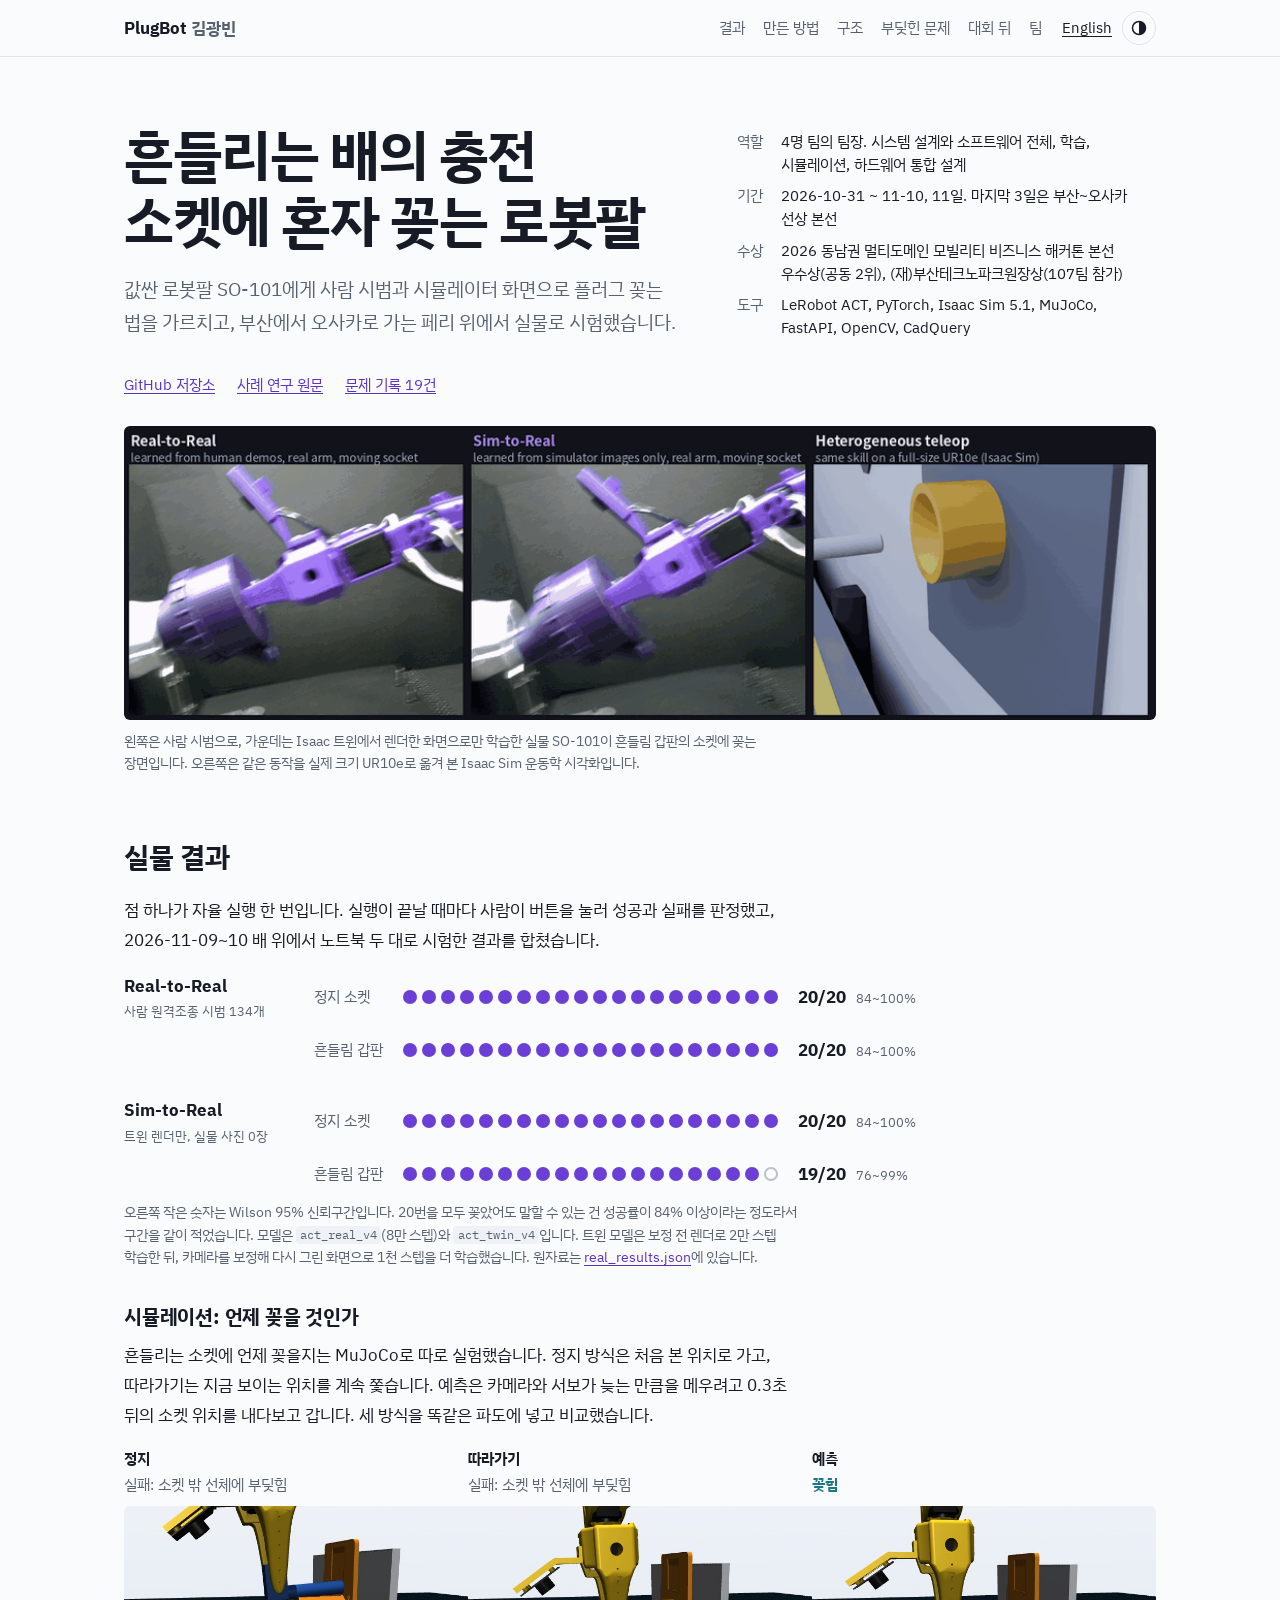
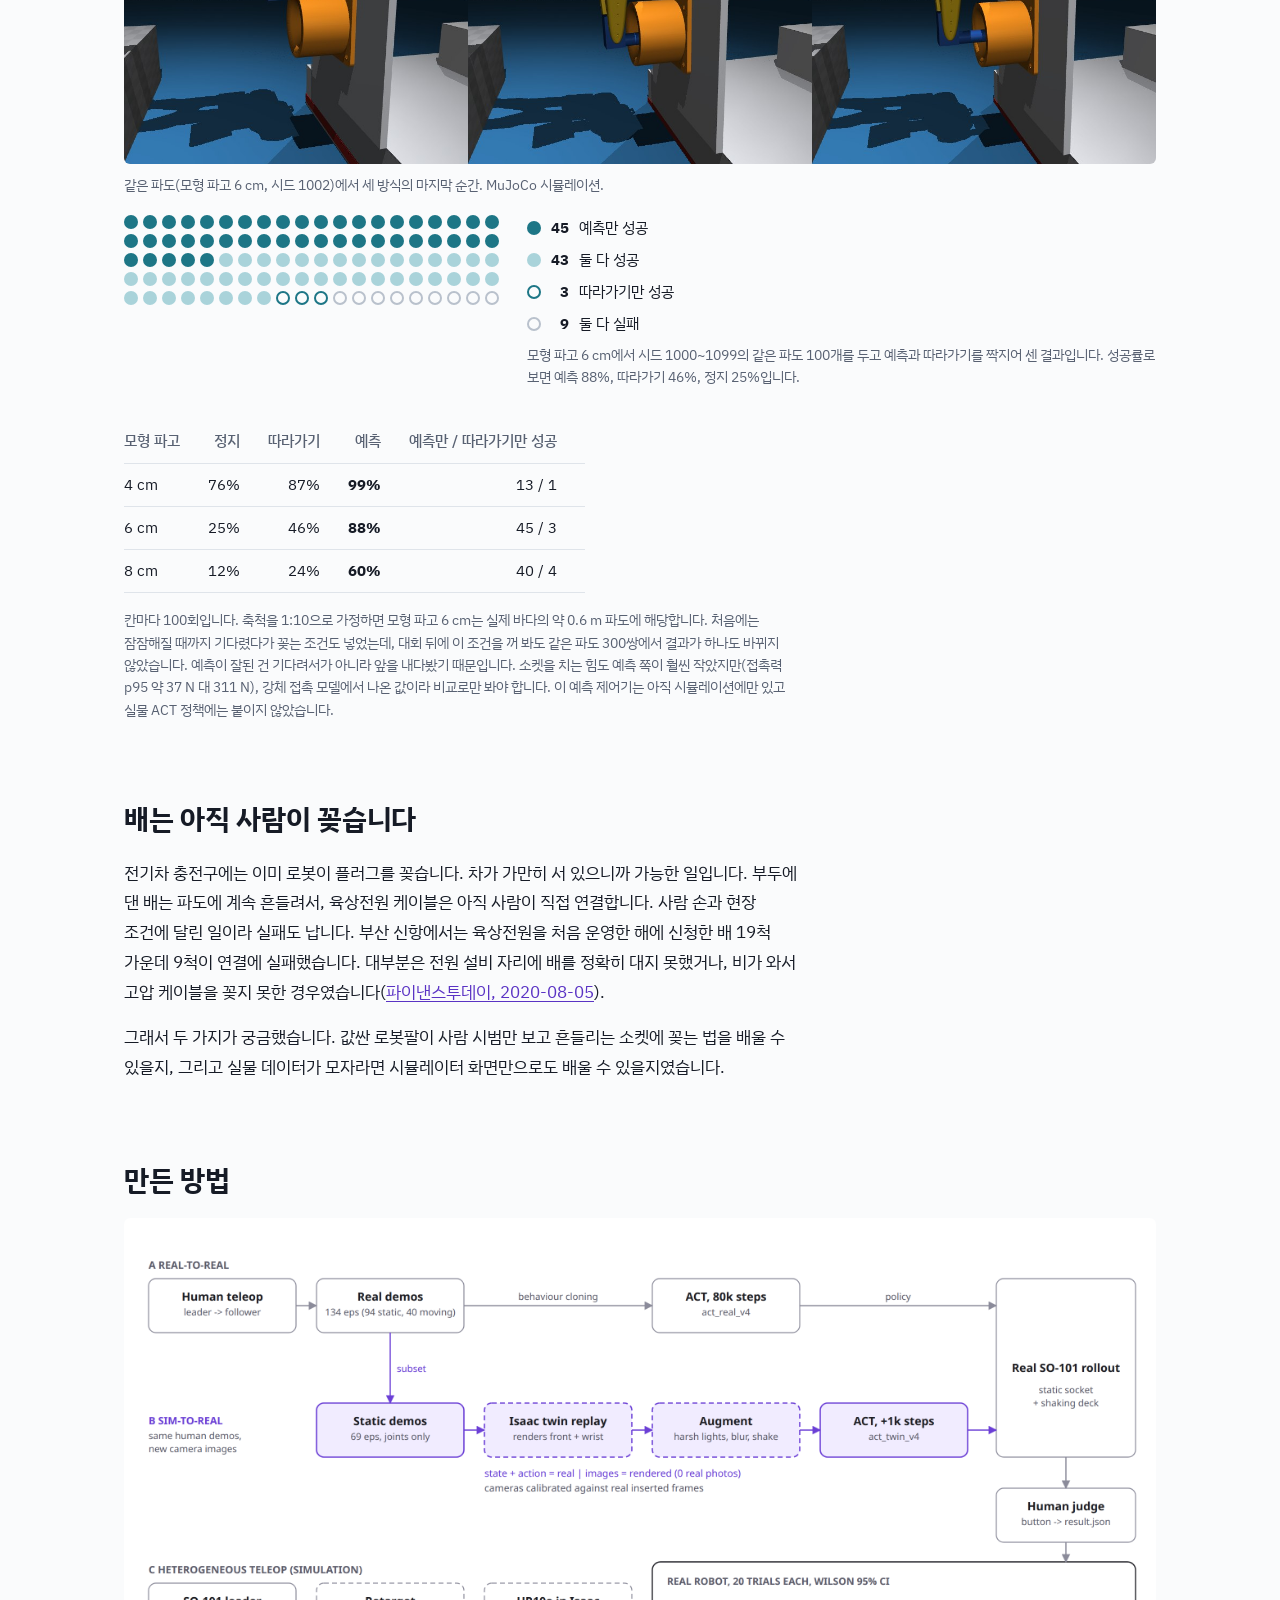
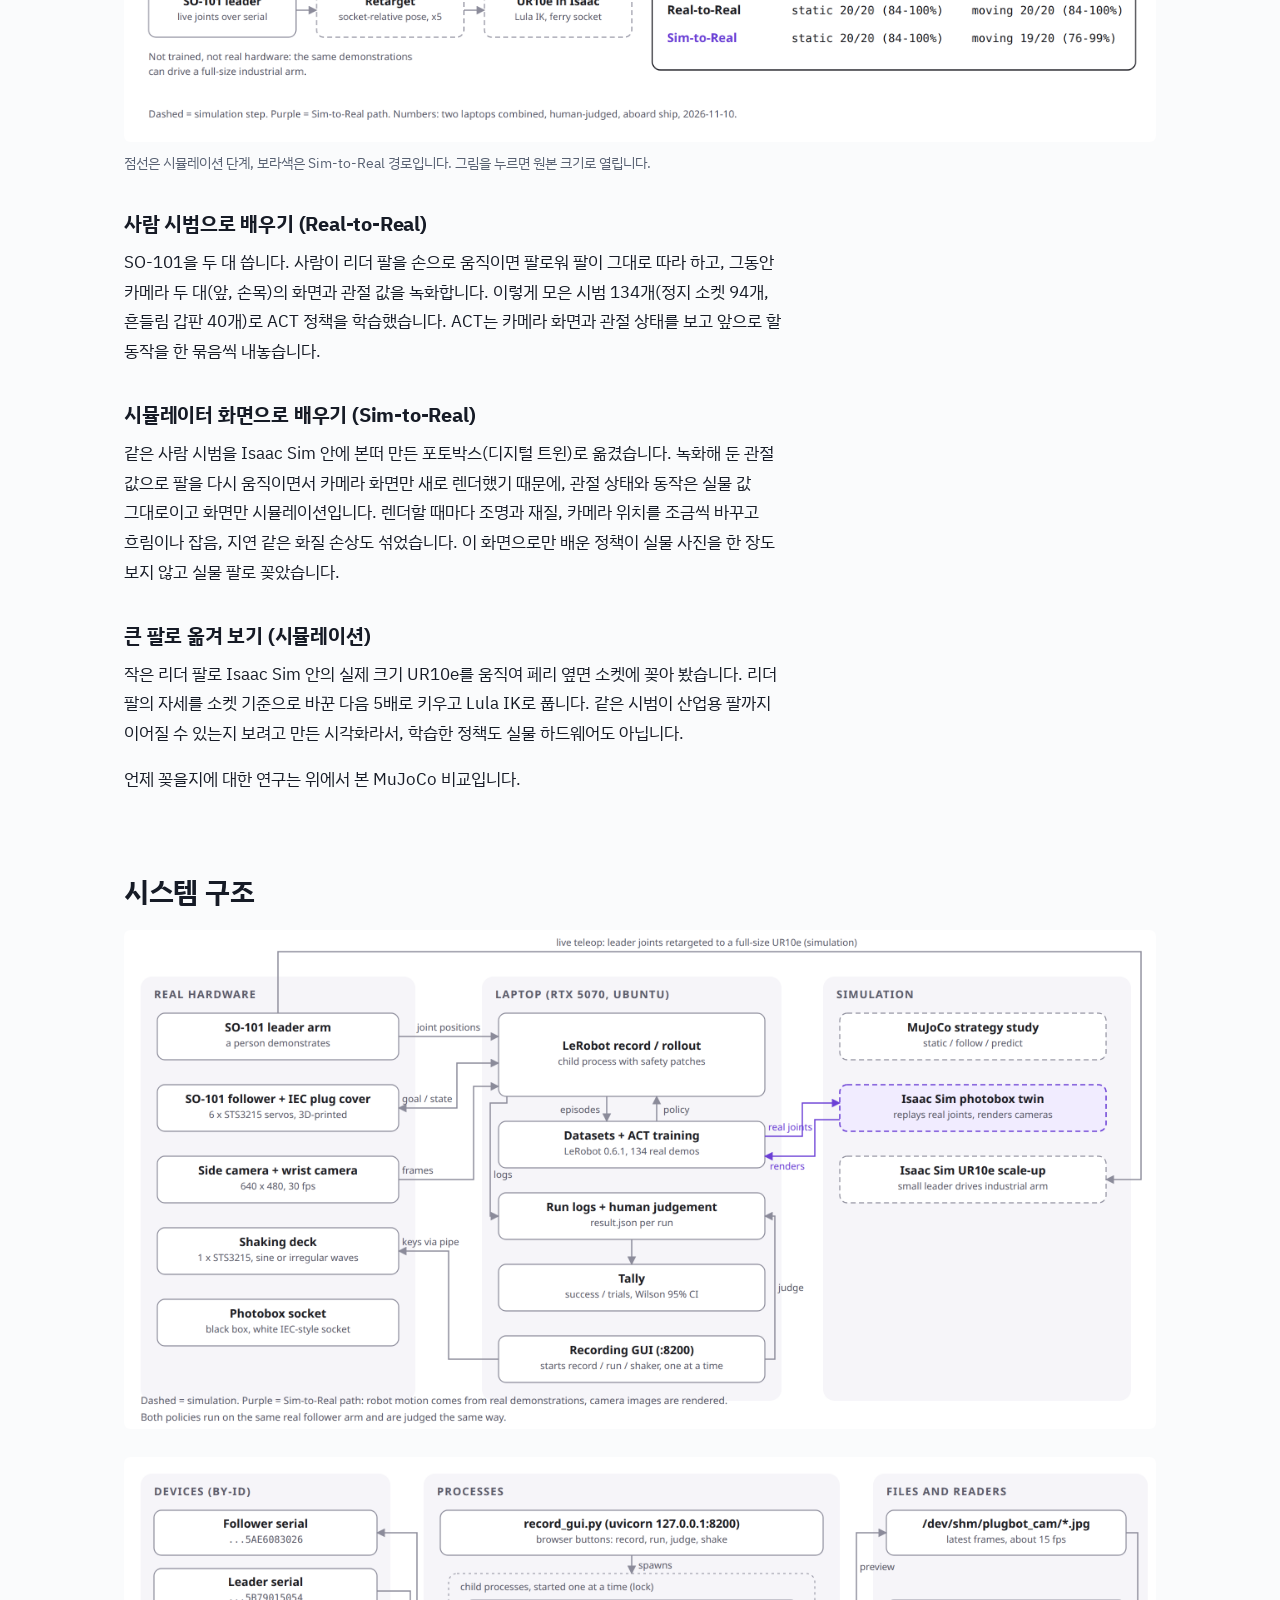
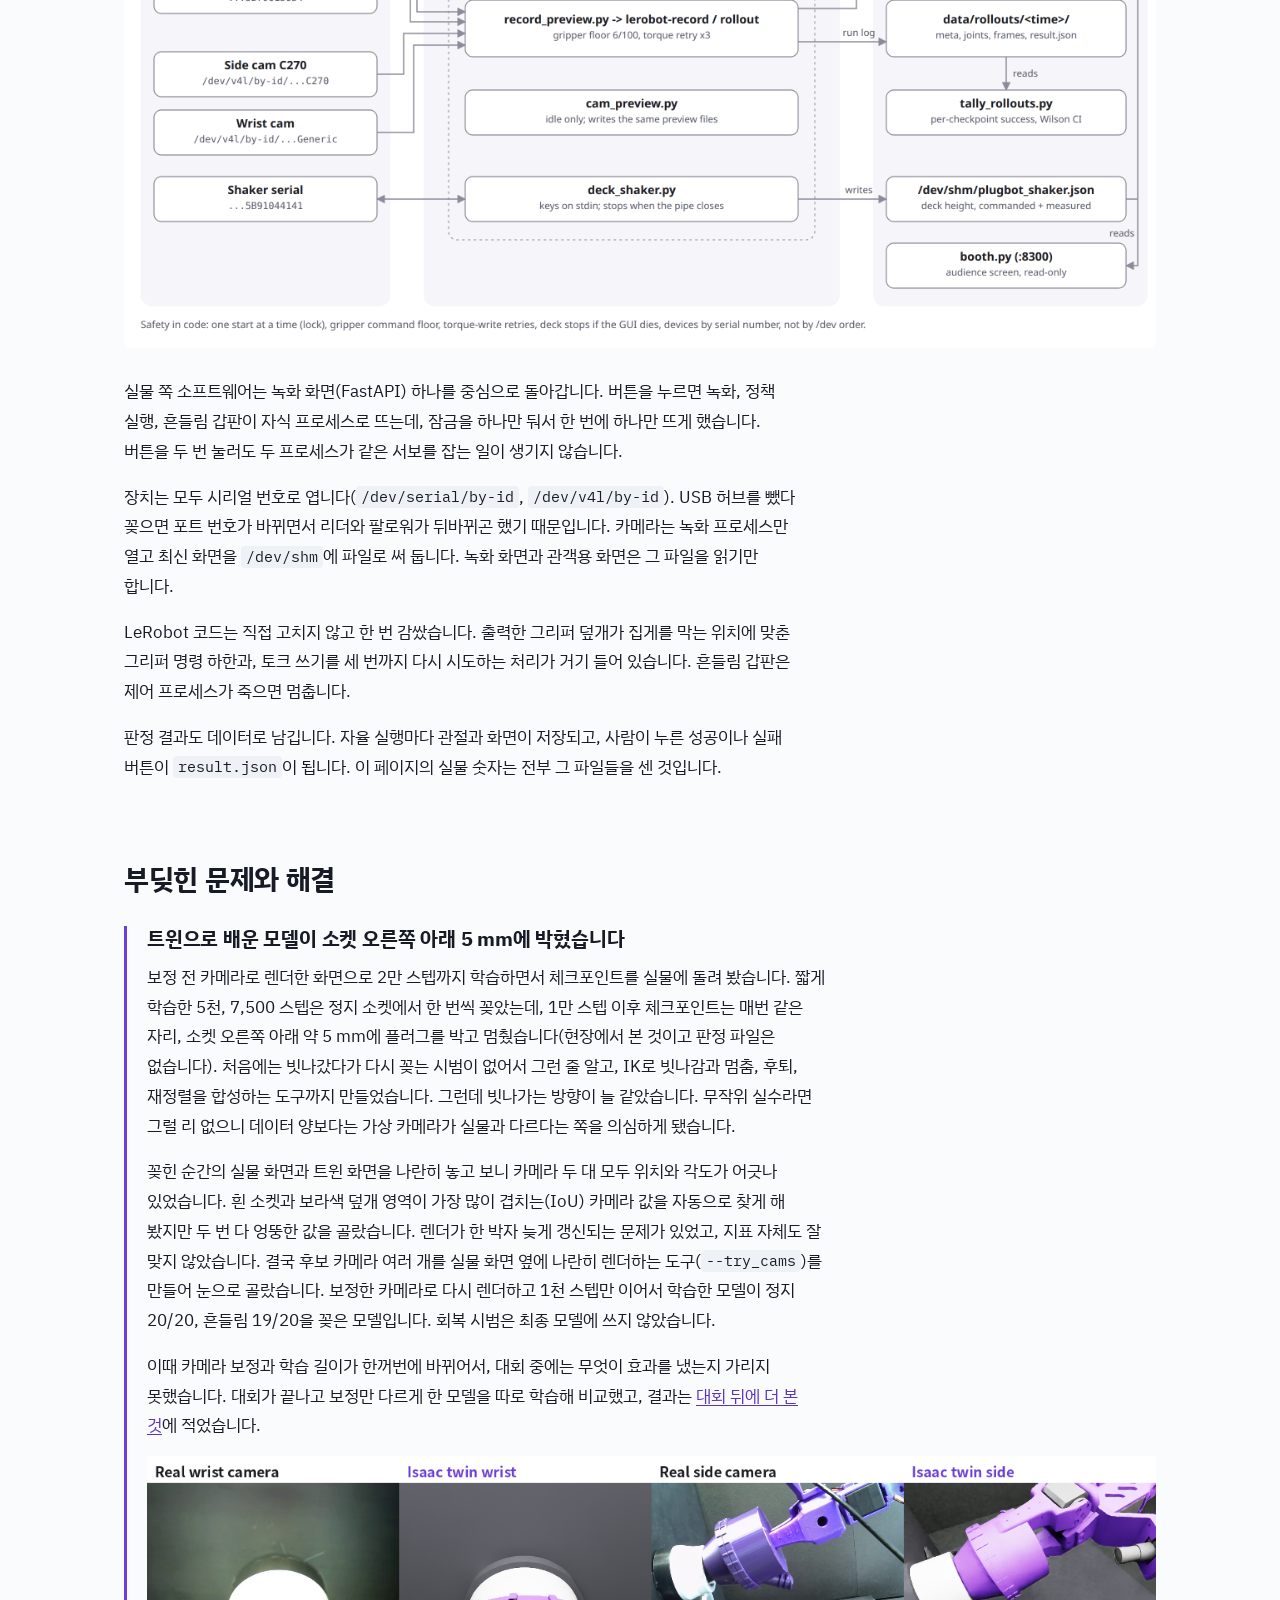
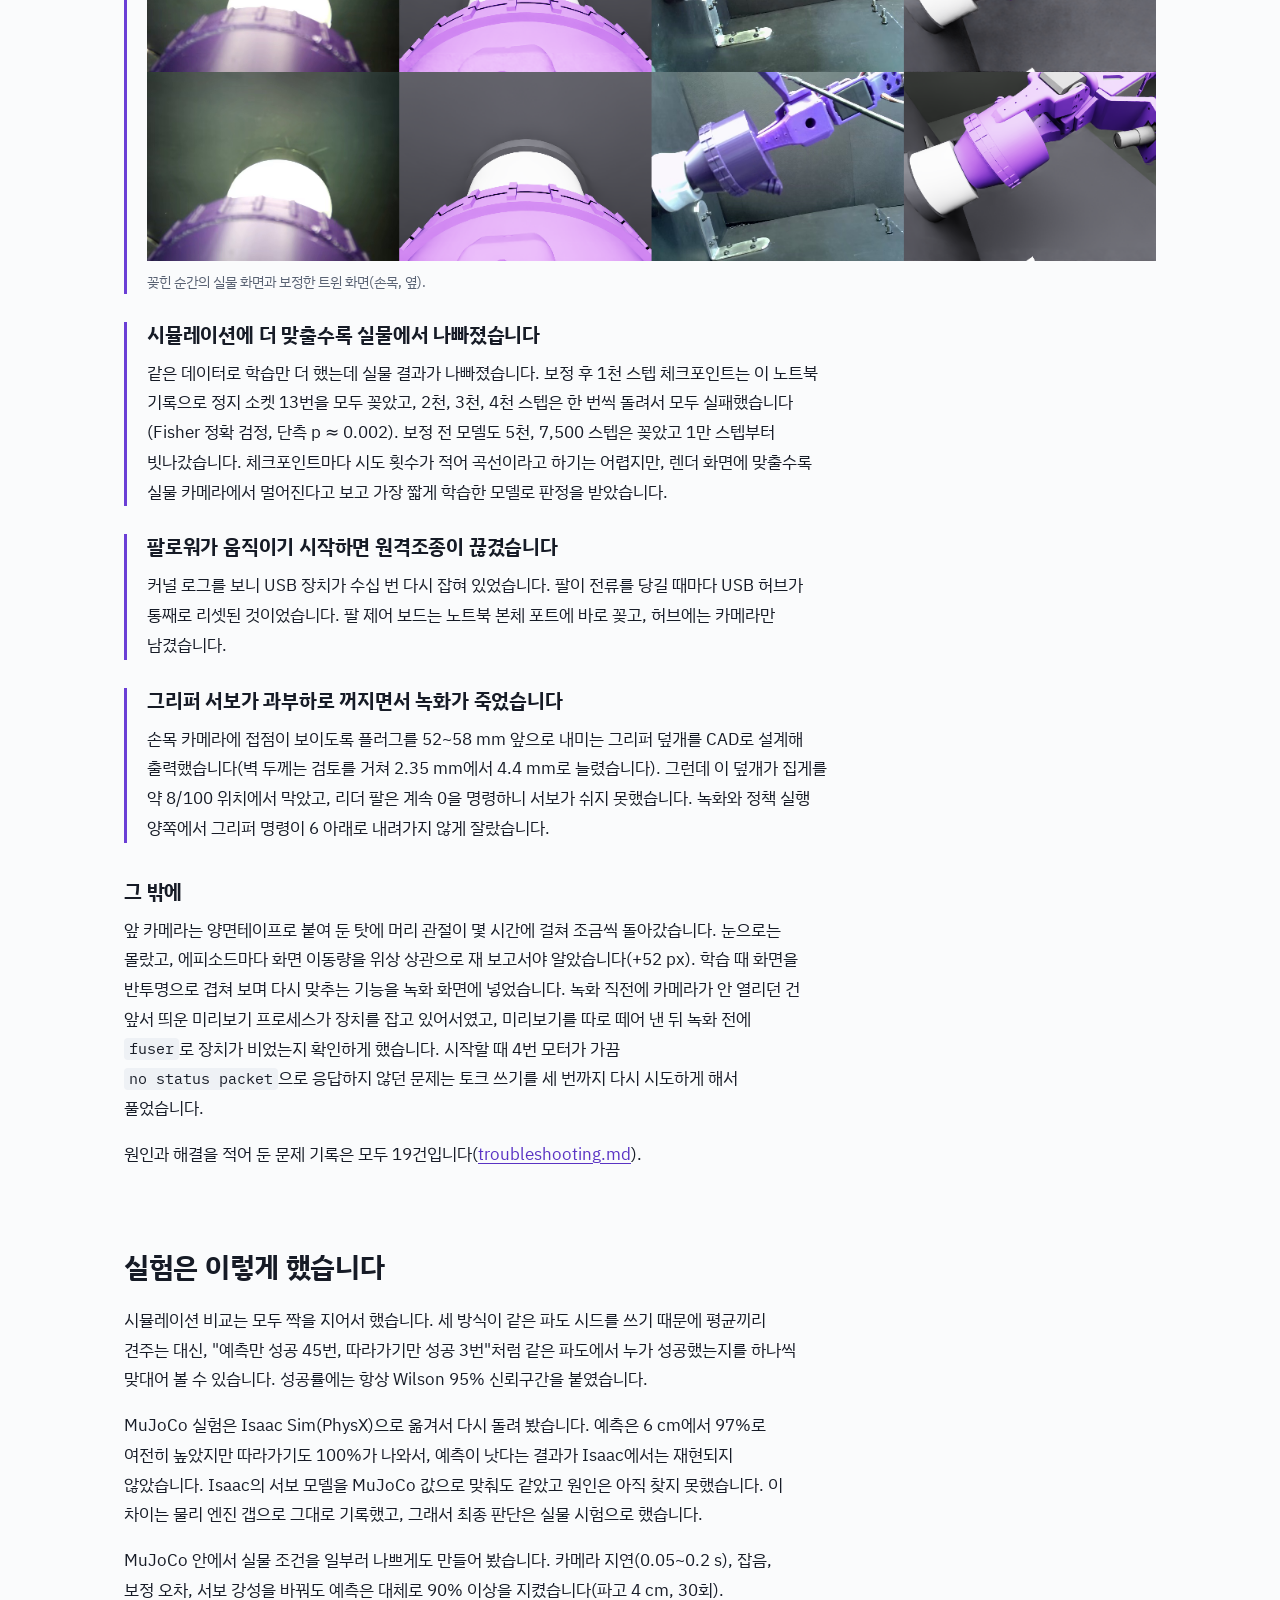
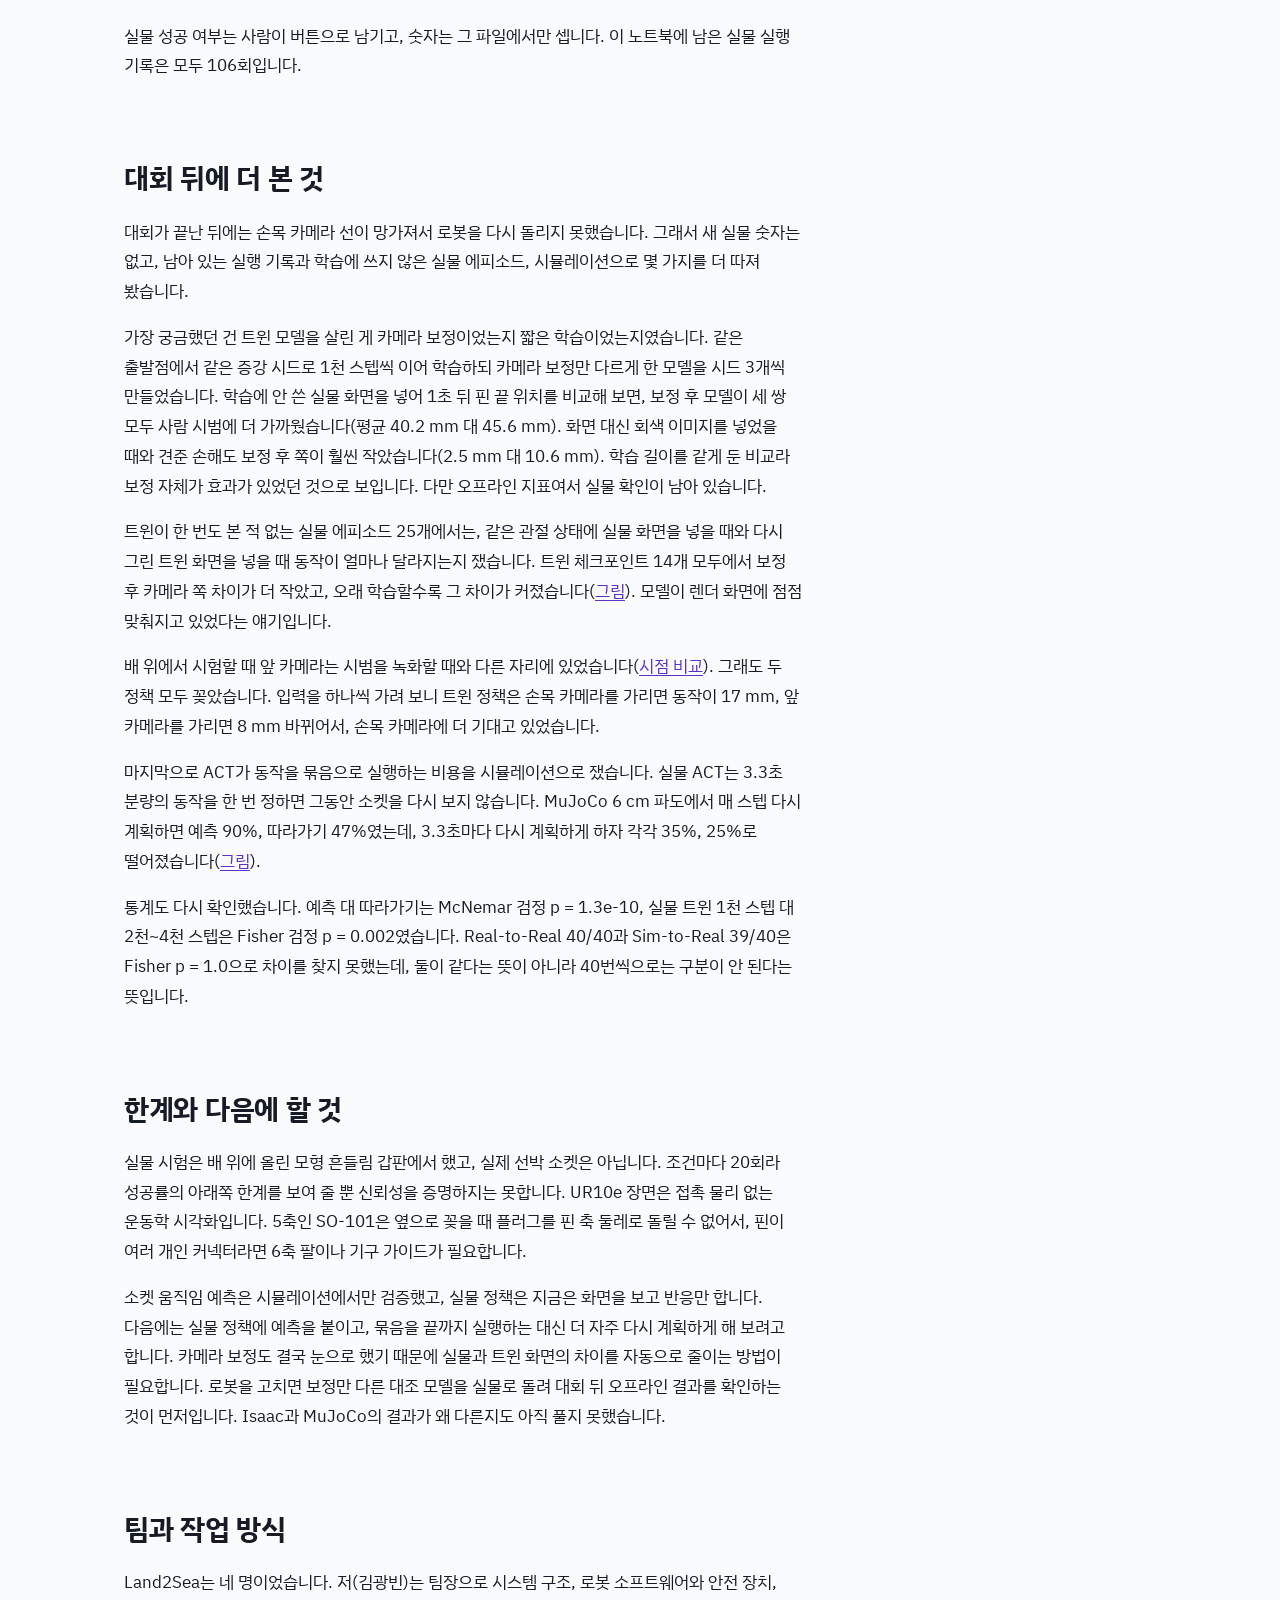
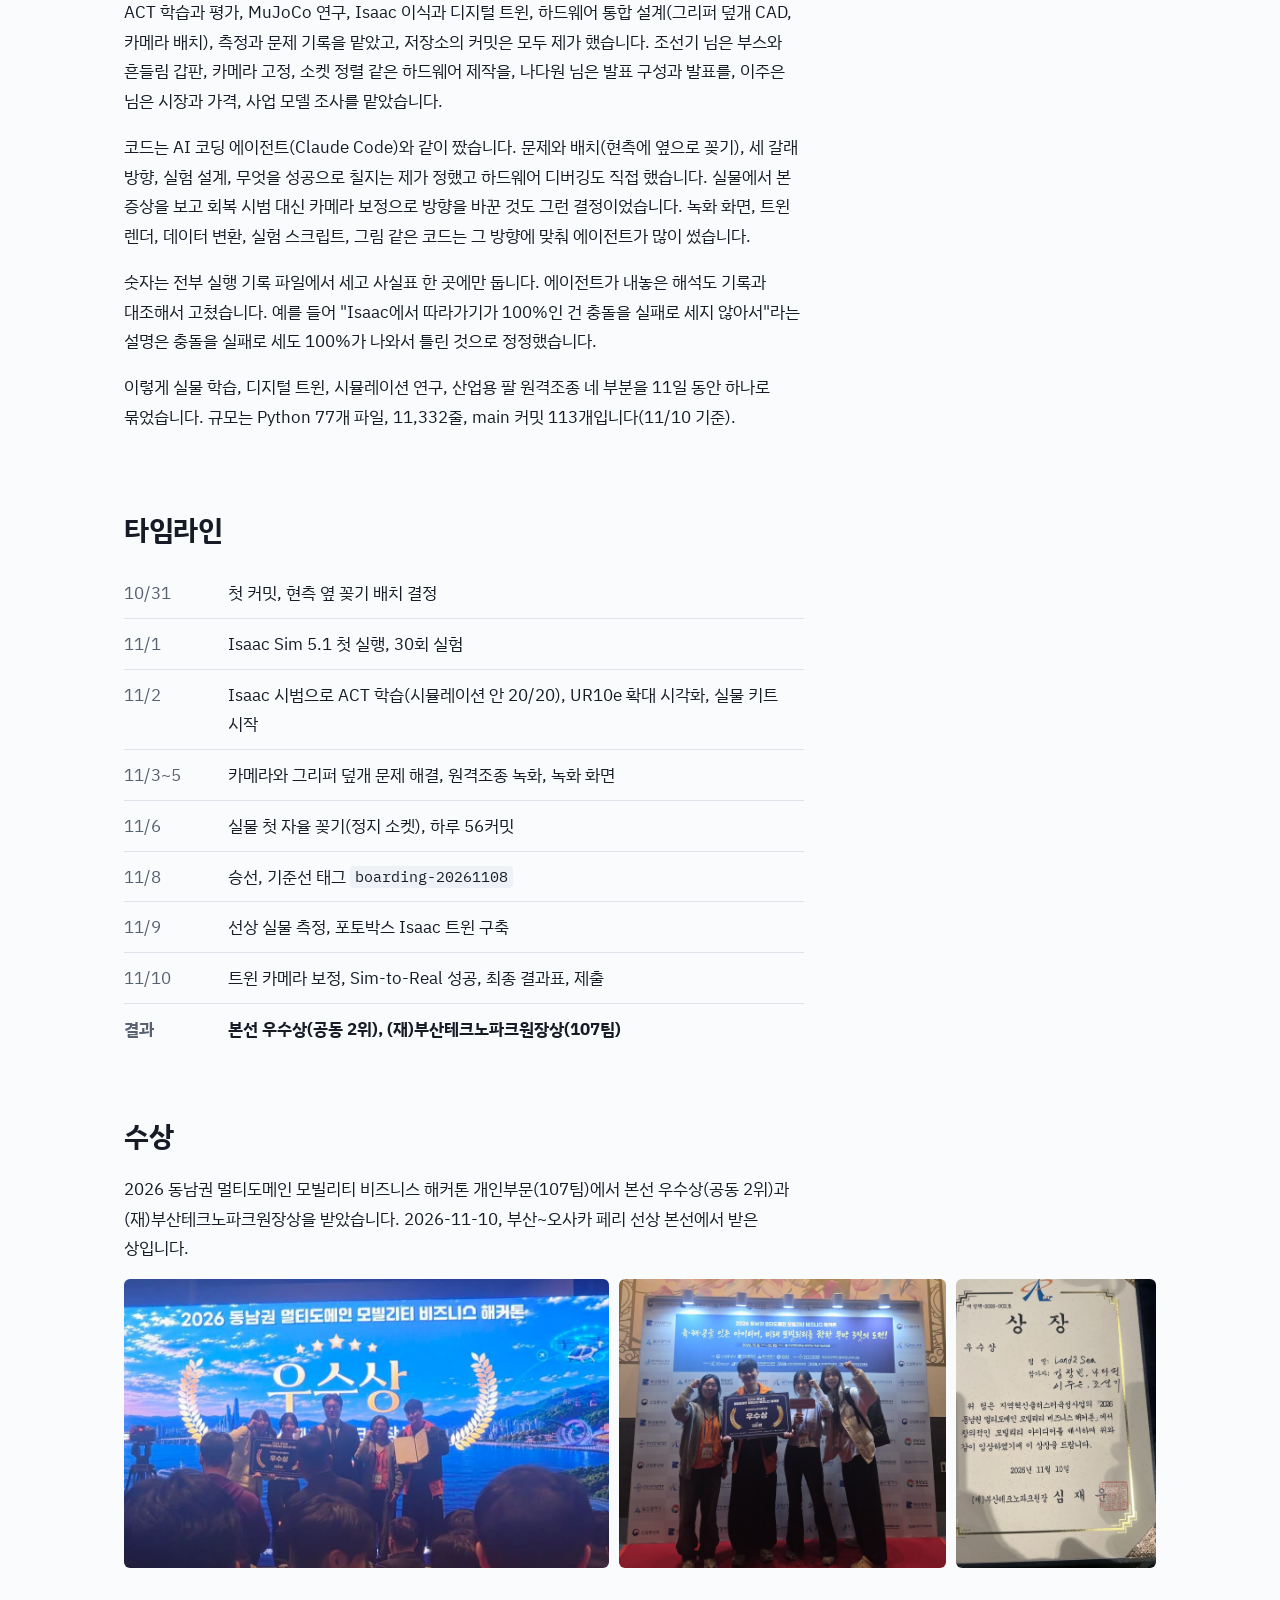
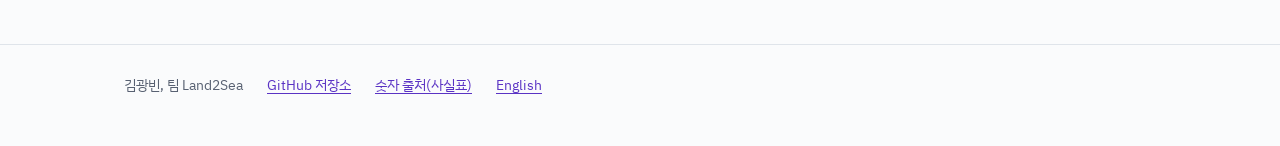
<file: docs/index.html>
<!doctype html>
<html lang="ko">
<head>
<meta charset="utf-8">
<meta name="viewport" content="width=device-width, initial-scale=1">
<title>PlugBot 김광빈</title>
<meta name="description" content="흔들리는 배의 충전 소켓에 혼자 꽂는 저가형 로봇팔. 사람 시범과 Isaac Sim 디지털 트윈으로 학습시켜 배 위에서 실물로 시험했습니다. 2026 동남권 멀티도메인 모빌리티 비즈니스 해커톤 본선 공동 2위.">
<meta property="og:title" content="PlugBot: 흔들리는 배의 충전 소켓에 혼자 꽂는 로봇팔">
<meta property="og:description" content="사람 시범으로 배운 정책 40/40, 실물 사진 없이 시뮬레이터 화면으로만 배운 정책 39/40. 본선 우수상(공동 2위), 부산테크노파크원장상(107팀).">
<link rel="alternate" hreflang="en" href="en/">
<link rel="preconnect" href="https://fonts.googleapis.com">
<link rel="preconnect" href="https://fonts.gstatic.com" crossorigin>
<link href="https://fonts.googleapis.com/css2?family=IBM+Plex+Mono&family=IBM+Plex+Sans+KR:wght@400;500;700&display=swap" rel="stylesheet">
<link rel="stylesheet" href="assets/site.css">
<script src="assets/site.js"></script>
</head>
<body>

<header class="bar">
  <div class="wrap">
    <a class="name" href="#top">PlugBot <span class="muted">김광빈</span></a>
    <nav aria-label="페이지 안 이동">
      <a href="#results">결과</a>
      <a href="#approach">만든 방법</a>
      <a href="#architecture">구조</a>
      <a href="#problems">부딪힌 문제</a>
      <a href="#after">대회 뒤</a>
      <a href="#role">팀</a>
    </nav>
    <div class="tools">
      <a href="en/" hreflang="en" lang="en">English</a>
      <button class="theme" type="button" aria-label="어두운 화면 전환" aria-pressed="false">
        <svg viewBox="0 0 16 16" aria-hidden="true"><circle cx="8" cy="8" r="6.5" fill="none" stroke="currentColor" stroke-width="1.5"/><path d="M8 1.5a6.5 6.5 0 0 1 0 13z" fill="currentColor"/></svg>
      </button>
    </div>
  </div>
</header>

<main id="top">
<div class="wrap">

  <div class="hero">
    <div>
      <h1>흔들리는 배의 충전 소켓에 혼자 꽂는 로봇팔</h1>
      <p class="lede">값싼 로봇팔 SO-101에게 사람 시범과 시뮬레이터 화면으로 플러그 꽂는 법을 가르치고, 부산에서 오사카로 가는 페리 위에서 실물로 시험했습니다.</p>
    </div>
    <dl class="facts">
      <dt>역할</dt><dd>4명 팀의 팀장. 시스템 설계와 소프트웨어 전체, 학습, 시뮬레이션, 하드웨어 통합 설계</dd>
      <dt>기간</dt><dd>2026-10-31 ~ 11-10, 11일. 마지막 3일은 부산~오사카 선상 본선</dd>
      <dt>수상</dt><dd>2026 동남권 멀티도메인 모빌리티 비즈니스 해커톤 본선 우수상(공동 2위), <span class="nw">(재)부산테크노파크원장상</span>(107팀 참가)</dd>
      <dt>도구</dt><dd>LeRobot ACT, PyTorch, Isaac Sim 5.1, MuJoCo, FastAPI, OpenCV, CadQuery</dd>
    </dl>
  </div>

  <div class="print-only print-links"><img src="assets/qr_site.svg" alt=""><div>웹페이지 gawbi.github.io/plugbot<br>저장소 github.com/gawbi/plugbot</div></div>
  <div class="links">
    <a href="https://github.com/gawbi/plugbot">GitHub 저장소</a>
    <a href="https://github.com/gawbi/plugbot/blob/main/docs/portfolio/case_study_ko.md">사례 연구 원문</a>
    <a href="https://github.com/gawbi/plugbot/blob/main/docs/troubleshooting.md">문제 기록 19건</a>
  </div>

  <figure class="hero-media">
    <img class="print-only" src="assets/hero_still.jpg" width="1000" height="300" alt="세 갈래 결과: 실물 학습, 트윈 학습, UR10e 시각화가 소켓에 닿은 순간">
    <img class="screen-only" src="assets/hero_three_paths.gif" width="1000" height="300" alt="왼쪽: 사람 시범으로 배운 실물 팔이 흔들리는 소켓에 꽂는다. 가운데: 시뮬레이터 화면만으로 배운 실물 팔이 흔들리는 소켓에 꽂는다. 오른쪽: 같은 동작을 Isaac Sim 안의 실제 크기 UR10e로.">
    <figcaption>왼쪽은 사람 시범으로, 가운데는 Isaac 트윈에서 렌더한 화면으로만 학습한 실물 SO-101이 흔들림 갑판의 소켓에 꽂는 장면입니다. 오른쪽은 같은 동작을 실제 크기 UR10e로 옮겨 본 Isaac Sim 운동학 시각화입니다.</figcaption>
  </figure>

  <section id="results">
    <h2>실물 결과</h2>
    <p class="col">점 하나가 자율 실행 한 번입니다. 실행이 끝날 때마다 사람이 버튼을 눌러 성공과 실패를 판정했고, 2026-11-09~10 배 위에서 노트북 두 대로 시험한 결과를 합쳤습니다.</p>

    <div class="ledger">
      <div class="grp">Real-to-Real<small>사람 원격조종 시범 134개</small></div>
      <div class="cond">정지 소켓</div>
      <div class="dots" data-runs="ok:20" role="img" aria-label="20번 중 20번 성공"></div>
      <div class="n">20/20<small>84~100%</small></div>

      <div class="sp"></div>
      <div class="cond">흔들림 갑판</div>
      <div class="dots" data-runs="ok:20" role="img" aria-label="20번 중 20번 성공"></div>
      <div class="n">20/20<small>84~100%</small></div>

      <div class="gap"></div>

      <div class="grp">Sim-to-Real<small>트윈 렌더만, 실물 사진 0장</small></div>
      <div class="cond">정지 소켓</div>
      <div class="dots" data-runs="ok:20" role="img" aria-label="20번 중 20번 성공"></div>
      <div class="n">20/20<small>84~100%</small></div>

      <div class="sp"></div>
      <div class="cond">흔들림 갑판</div>
      <div class="dots" data-runs="ok:19,no:1" role="img" aria-label="20번 중 19번 성공, 1번 실패"></div>
      <div class="n">19/20<small>76~99%</small></div>
    </div>
    <p class="small muted col">오른쪽 작은 숫자는 Wilson 95% 신뢰구간입니다. 20번을 모두 꽂았어도 말할 수 있는 건 성공률이 84% 이상이라는 정도라서 구간을 같이 적었습니다. 모델은 <code>act_real_v4</code>(8만 스텝)와 <code>act_twin_v4</code>입니다. 트윈 모델은 보정 전 렌더로 2만 스텝 학습한 뒤, 카메라를 보정해 다시 그린 화면으로 1천 스텝을 더 학습했습니다. 원자료는 <a href="https://github.com/gawbi/plugbot/blob/main/outputs/real_results.json">real_results.json</a>에 있습니다.</p>

    <h3>시뮬레이션: 언제 꽂을 것인가</h3>
    <p class="col">흔들리는 소켓에 언제 꽂을지는 MuJoCo로 따로 실험했습니다. 정지 방식은 처음 본 위치로 가고, 따라가기는 지금 보이는 위치를 계속 쫓습니다. 예측은 카메라와 서보가 늦는 만큼을 메우려고 0.3초 뒤의 소켓 위치를 내다보고 갑니다. 세 방식을 똑같은 파도에 넣고 비교했습니다.</p>
    <figure class="strip">
      <div class="strip-labels">
        <div><b>정지</b><span class="fail">실패: 소켓 밖 선체에 부딪힘</span></div>
        <div><b>따라가기</b><span class="fail">실패: 소켓 밖 선체에 부딪힘</span></div>
        <div><b>예측</b><span class="win">꽂힘</span></div>
      </div>
      <img src="assets/mujoco_same_wave.jpg" width="1920" height="480" alt="같은 파도에서 정지와 따라가기는 플러그가 선체에 부딪히고, 예측은 소켓에 꽂힌 마지막 장면">
      <figcaption>같은 파도(모형 파고 6&nbsp;cm, 시드 1002)에서 세 방식의 마지막 순간. MuJoCo 시뮬레이션.</figcaption>
    </figure>

    <div class="paired sim">
      <div class="dots" data-runs="ok:45,pale:43,ring:3,no:9" role="img" aria-label="같은 파도 100개 중 예측만 성공 45, 둘 다 성공 43, 따라가기만 성공 3, 둘 다 실패 9"></div>
      <div>
        <ul class="legend">
          <li><span class="dot ok"></span><b>45</b> 예측만 성공</li>
          <li><span class="dot pale"></span><b>43</b> 둘 다 성공</li>
          <li><span class="dot ring"></span><b>3</b> 따라가기만 성공</li>
          <li><span class="dot no"></span><b>9</b> 둘 다 실패</li>
        </ul>
        <p class="small muted">모형 파고 6&nbsp;cm에서 시드 1000~1099의 같은 파도 100개를 두고 예측과 따라가기를 짝지어 센 결과입니다. 성공률로 보면 예측 88%, 따라가기 46%, 정지 25%입니다.</p>
      </div>
    </div>

    <div class="scroll">
    <table class="tbl">
      <thead><tr><th>모형 파고</th><th class="r">정지</th><th class="r">따라가기</th><th class="r">예측</th><th class="r">예측만 / 따라가기만 성공</th></tr></thead>
      <tbody>
        <tr><td>4&nbsp;cm</td><td class="r">76%</td><td class="r">87%</td><td class="r"><strong>99%</strong></td><td class="r">13 / 1</td></tr>
        <tr><td>6&nbsp;cm</td><td class="r">25%</td><td class="r">46%</td><td class="r"><strong>88%</strong></td><td class="r">45 / 3</td></tr>
        <tr><td>8&nbsp;cm</td><td class="r">12%</td><td class="r">24%</td><td class="r"><strong>60%</strong></td><td class="r">40 / 4</td></tr>
      </tbody>
    </table>
    </div>
    <p class="small muted col">칸마다 100회입니다. 축척을 1:10으로 가정하면 모형 파고 6 cm는 실제 바다의 약 0.6 m 파도에 해당합니다. 처음에는 잠잠해질 때까지 기다렸다가 꽂는 조건도 넣었는데, 대회 뒤에 이 조건을 꺼 봐도 같은 파도 300쌍에서 결과가 하나도 바뀌지 않았습니다. 예측이 잘된 건 기다려서가 아니라 앞을 내다봤기 때문입니다. 소켓을 치는 힘도 예측 쪽이 훨씬 작았지만(접촉력 p95 약 37&nbsp;N 대 311&nbsp;N), 강체 접촉 모델에서 나온 값이라 비교로만 봐야 합니다. 이 예측 제어기는 아직 시뮬레이션에만 있고 실물 ACT 정책에는 붙이지 않았습니다.</p>
  </section>

  <section id="problem" class="col">
    <h2>배는 아직 사람이 꽂습니다</h2>
    <p>전기차 충전구에는 이미 로봇이 플러그를 꽂습니다. 차가 가만히 서 있으니까 가능한 일입니다. 부두에 댄 배는 파도에 계속 흔들려서, 육상전원 케이블은 아직 사람이 직접 연결합니다. 사람 손과 현장 조건에 달린 일이라 실패도 납니다. 부산 신항에서는 육상전원을 처음 운영한 해에 신청한 배 19척 가운데 9척이 연결에 실패했습니다. 대부분은 전원 설비 자리에 배를 정확히 대지 못했거나, 비가 와서 고압 케이블을 꽂지 못한 경우였습니다(<a href="https://www.fntoday.co.kr/news/articleView.html?idxno=227118">파이낸스투데이, 2020-08-05</a>).</p>
    <p>그래서 두 가지가 궁금했습니다. 값싼 로봇팔이 사람 시범만 보고 흔들리는 소켓에 꽂는 법을 배울 수 있을지, 그리고 실물 데이터가 모자라면 시뮬레이터 화면만으로도 배울 수 있을지였습니다.</p>
  </section>

  <section id="approach">
    <h2>만든 방법</h2>
    <figure class="diagram">
      <a class="lt" href="portfolio/img/arch_pipeline.png"><img src="portfolio/img/arch_pipeline.png" width="2520" height="1280" alt="세 갈래 학습 경로가 하나의 실물 평가로 모인다"></a>
      <a class="dk" href="portfolio/img/arch_pipeline_dark.png"><img src="portfolio/img/arch_pipeline_dark.png" width="2520" height="1280" alt="세 갈래 학습 경로가 하나의 실물 평가로 모인다"></a>
      <figcaption>점선은 시뮬레이션 단계, 보라색은 Sim-to-Real 경로입니다. 그림을 누르면 원본 크기로 열립니다.</figcaption>
    </figure>
    <div class="col">
      <h3>사람 시범으로 배우기 (Real-to-Real)</h3>
      <p>SO-101을 두 대 씁니다. 사람이 리더 팔을 손으로 움직이면 팔로워 팔이 그대로 따라 하고, 그동안 카메라 두 대(앞, 손목)의 화면과 관절 값을 녹화합니다. 이렇게 모은 시범 134개(정지 소켓 94개, 흔들림 갑판 40개)로 ACT 정책을 학습했습니다. ACT는 카메라 화면과 관절 상태를 보고 앞으로 할 동작을 한 묶음씩 내놓습니다.</p>
      <h3>시뮬레이터 화면으로 배우기 (Sim-to-Real)</h3>
      <p>같은 사람 시범을 Isaac Sim 안에 본떠 만든 포토박스(디지털 트윈)로 옮겼습니다. 녹화해 둔 관절 값으로 팔을 다시 움직이면서 카메라 화면만 새로 렌더했기 때문에, 관절 상태와 동작은 실물 값 그대로이고 화면만 시뮬레이션입니다. 렌더할 때마다 조명과 재질, 카메라 위치를 조금씩 바꾸고 흐림이나 잡음, 지연 같은 화질 손상도 섞었습니다. 이 화면으로만 배운 정책이 실물 사진을 한 장도 보지 않고 실물 팔로 꽂았습니다.</p>
      <h3>큰 팔로 옮겨 보기 (시뮬레이션)</h3>
      <p>작은 리더 팔로 Isaac Sim 안의 실제 크기 UR10e를 움직여 페리 옆면 소켓에 꽂아 봤습니다. 리더 팔의 자세를 소켓 기준으로 바꾼 다음 5배로 키우고 Lula IK로 풉니다. 같은 시범이 산업용 팔까지 이어질 수 있는지 보려고 만든 시각화라서, 학습한 정책도 실물 하드웨어도 아닙니다.</p>
      <p>언제 꽂을지에 대한 연구는 위에서 본 MuJoCo 비교입니다.</p>
    </div>
  </section>

  <section id="architecture">
    <h2>시스템 구조</h2>
    <figure class="diagram">
      <a class="lt" href="portfolio/img/arch_overview.png"><img src="portfolio/img/arch_overview.png" alt="시스템 개요: 실물 하드웨어, 노트북 소프트웨어, 시뮬레이션"></a>
      <a class="dk" href="portfolio/img/arch_overview_dark.png"><img src="portfolio/img/arch_overview_dark.png" alt="시스템 개요: 실물 하드웨어, 노트북 소프트웨어, 시뮬레이션"></a>
    </figure>
    <figure class="diagram">
      <a class="lt" href="portfolio/img/arch_runtime.png"><img src="portfolio/img/arch_runtime.png" alt="실행 구조: 프로세스, 포트, 장치, 공유 파일"></a>
      <a class="dk" href="portfolio/img/arch_runtime_dark.png"><img src="portfolio/img/arch_runtime_dark.png" alt="실행 구조: 프로세스, 포트, 장치, 공유 파일"></a>
    </figure>
    <div class="col">
      <p>실물 쪽 소프트웨어는 녹화 화면(FastAPI) 하나를 중심으로 돌아갑니다. 버튼을 누르면 녹화, 정책 실행, 흔들림 갑판이 자식 프로세스로 뜨는데, 잠금을 하나만 둬서 한 번에 하나만 뜨게 했습니다. 버튼을 두 번 눌러도 두 프로세스가 같은 서보를 잡는 일이 생기지 않습니다.</p>
      <p>장치는 모두 시리얼 번호로 엽니다(<code>/dev/serial/by-id</code>, <code>/dev/v4l/by-id</code>). USB 허브를 뺐다 꽂으면 포트 번호가 바뀌면서 리더와 팔로워가 뒤바뀌곤 했기 때문입니다. 카메라는 녹화 프로세스만 열고 최신 화면을 <code>/dev/shm</code>에 파일로 써 둡니다. 녹화 화면과 관객용 화면은 그 파일을 읽기만 합니다.</p>
      <p>LeRobot 코드는 직접 고치지 않고 한 번 감쌌습니다. 출력한 그리퍼 덮개가 집게를 막는 위치에 맞춘 그리퍼 명령 하한과, 토크 쓰기를 세 번까지 다시 시도하는 처리가 거기 들어 있습니다. 흔들림 갑판은 제어 프로세스가 죽으면 멈춥니다.</p>
      <p>판정 결과도 데이터로 남깁니다. 자율 실행마다 관절과 화면이 저장되고, 사람이 누른 성공이나 실패 버튼이 <code>result.json</code>이 됩니다. 이 페이지의 실물 숫자는 전부 그 파일들을 센 것입니다.</p>
    </div>
  </section>

  <section id="problems">
    <h2>부딪힌 문제와 해결</h2>

    <div class="story">
      <h3>트윈으로 배운 모델이 소켓 오른쪽 아래 5&nbsp;mm에 박혔습니다</h3>
      <div class="col">
        <p>보정 전 카메라로 렌더한 화면으로 2만 스텝까지 학습하면서 체크포인트를 실물에 돌려 봤습니다. 짧게 학습한 5천, 7,500 스텝은 정지 소켓에서 한 번씩 꽂았는데, 1만 스텝 이후 체크포인트는 매번 같은 자리, 소켓 오른쪽 아래 약 5 mm에 플러그를 박고 멈췄습니다(현장에서 본 것이고 판정 파일은 없습니다). 처음에는 빗나갔다가 다시 꽂는 시범이 없어서 그런 줄 알고, IK로 빗나감과 멈춤, 후퇴, 재정렬을 합성하는 도구까지 만들었습니다. 그런데 빗나가는 방향이 늘 같았습니다. 무작위 실수라면 그럴 리 없으니 데이터 양보다는 가상 카메라가 실물과 다르다는 쪽을 의심하게 됐습니다.</p>
        <p>꽂힌 순간의 실물 화면과 트윈 화면을 나란히 놓고 보니 카메라 두 대 모두 위치와 각도가 어긋나 있었습니다. 흰 소켓과 보라색 덮개 영역이 가장 많이 겹치는(IoU) 카메라 값을 자동으로 찾게 해 봤지만 두 번 다 엉뚱한 값을 골랐습니다. 렌더가 한 박자 늦게 갱신되는 문제가 있었고, 지표 자체도 잘 맞지 않았습니다. 결국 후보 카메라 여러 개를 실물 화면 옆에 나란히 렌더하는 도구(<code>--try_cams</code>)를 만들어 눈으로 골랐습니다. 보정한 카메라로 다시 렌더하고 1천 스텝만 이어서 학습한 모델이 정지 20/20, 흔들림 19/20을 꽂은 모델입니다. 회복 시범은 최종 모델에 쓰지 않았습니다.</p>
        <p>이때 카메라 보정과 학습 길이가 한꺼번에 바뀌어서, 대회 중에는 무엇이 효과를 냈는지 가리지 못했습니다. 대회가 끝나고 보정만 다르게 한 모델을 따로 학습해 비교했고, 결과는 <a href="#after">대회 뒤에 더 본 것</a>에 적었습니다.</p>
      </div>
      <figure>
        <img src="assets/twin_vs_real.png" width="1280" height="514" alt="꽂힌 순간의 실물 화면과 보정한 Isaac 트윈 화면을 나란히 놓은 비교">
        <figcaption>꽂힌 순간의 실물 화면과 보정한 트윈 화면(손목, 옆).</figcaption>
      </figure>
    </div>

    <div class="story">
      <h3>시뮬레이션에 더 맞출수록 실물에서 나빠졌습니다</h3>
      <p class="col">같은 데이터로 학습만 더 했는데 실물 결과가 나빠졌습니다. 보정 후 1천 스텝 체크포인트는 이 노트북 기록으로 정지 소켓 13번을 모두 꽂았고, 2천, 3천, 4천 스텝은 한 번씩 돌려서 모두 실패했습니다(Fisher 정확 검정, 단측 p ≈ 0.002). 보정 전 모델도 5천, 7,500 스텝은 꽂았고 1만 스텝부터 빗나갔습니다. 체크포인트마다 시도 횟수가 적어 곡선이라고 하기는 어렵지만, 렌더 화면에 맞출수록 실물 카메라에서 멀어진다고 보고 가장 짧게 학습한 모델로 판정을 받았습니다.</p>
    </div>

    <div class="story">
      <h3>팔로워가 움직이기 시작하면 원격조종이 끊겼습니다</h3>
      <p class="col">커널 로그를 보니 USB 장치가 수십 번 다시 잡혀 있었습니다. 팔이 전류를 당길 때마다 USB 허브가 통째로 리셋된 것이었습니다. 팔 제어 보드는 노트북 본체 포트에 바로 꽂고, 허브에는 카메라만 남겼습니다.</p>
    </div>

    <div class="story">
      <h3>그리퍼 서보가 과부하로 꺼지면서 녹화가 죽었습니다</h3>
      <p class="col">손목 카메라에 접점이 보이도록 플러그를 52~58&nbsp;mm 앞으로 내미는 그리퍼 덮개를 CAD로 설계해 출력했습니다(벽 두께는 검토를 거쳐 2.35&nbsp;mm에서 4.4&nbsp;mm로 늘렸습니다). 그런데 이 덮개가 집게를 약 8/100 위치에서 막았고, 리더 팔은 계속 0을 명령하니 서보가 쉬지 못했습니다. 녹화와 정책 실행 양쪽에서 그리퍼 명령이 6 아래로 내려가지 않게 잘랐습니다.</p>
    </div>

    <div class="col">
      <h3>그 밖에</h3>
      <p>앞 카메라는 양면테이프로 붙여 둔 탓에 머리 관절이 몇 시간에 걸쳐 조금씩 돌아갔습니다. 눈으로는 몰랐고, 에피소드마다 화면 이동량을 위상 상관으로 재 보고서야 알았습니다(+52&nbsp;px). 학습 때 화면을 반투명으로 겹쳐 보며 다시 맞추는 기능을 녹화 화면에 넣었습니다. 녹화 직전에 카메라가 안 열리던 건 앞서 띄운 미리보기 프로세스가 장치를 잡고 있어서였고, 미리보기를 따로 떼어 낸 뒤 녹화 전에 <code>fuser</code>로 장치가 비었는지 확인하게 했습니다. 시작할 때 4번 모터가 가끔 <code>no status packet</code>으로 응답하지 않던 문제는 토크 쓰기를 세 번까지 다시 시도하게 해서 풀었습니다.</p>
      <p>원인과 해결을 적어 둔 문제 기록은 모두 19건입니다(<a href="https://github.com/gawbi/plugbot/blob/main/docs/troubleshooting.md">troubleshooting.md</a>).</p>
    </div>
  </section>

  <section id="method" class="col">
    <h2>실험은 이렇게 했습니다</h2>
    <p>시뮬레이션 비교는 모두 짝을 지어서 했습니다. 세 방식이 같은 파도 시드를 쓰기 때문에 평균끼리 견주는 대신, "예측만 성공 45번, 따라가기만 성공 3번"처럼 같은 파도에서 누가 성공했는지를 하나씩 맞대어 볼 수 있습니다. 성공률에는 항상 Wilson 95% 신뢰구간을 붙였습니다.</p>
    <p>MuJoCo 실험은 Isaac Sim(PhysX)으로 옮겨서 다시 돌려 봤습니다. 예측은 6 cm에서 97%로 여전히 높았지만 따라가기도 100%가 나와서, 예측이 낫다는 결과가 Isaac에서는 재현되지 않았습니다. Isaac의 서보 모델을 MuJoCo 값으로 맞춰도 같았고 원인은 아직 찾지 못했습니다. 이 차이는 물리 엔진 갭으로 그대로 기록했고, 그래서 최종 판단은 실물 시험으로 했습니다.</p>
    <p>MuJoCo 안에서 실물 조건을 일부러 나쁘게도 만들어 봤습니다. 카메라 지연(0.05~0.2&nbsp;s), 잡음, 보정 오차, 서보 강성을 바꿔도 예측은 대체로 90% 이상을 지켰습니다(파고 4&nbsp;cm, 30회).</p>
    <p>실물 성공 여부는 사람이 버튼으로 남기고, 숫자는 그 파일에서만 셉니다. 이 노트북에 남은 실물 실행 기록은 모두 106회입니다.</p>
  </section>

  <section id="after" class="col">
    <h2>대회 뒤에 더 본 것</h2>
    <p>대회가 끝난 뒤에는 손목 카메라 선이 망가져서 로봇을 다시 돌리지 못했습니다. 그래서 새 실물 숫자는 없고, 남아 있는 실행 기록과 학습에 쓰지 않은 실물 에피소드, 시뮬레이션으로 몇 가지를 더 따져 봤습니다.</p>
    <p>가장 궁금했던 건 트윈 모델을 살린 게 카메라 보정이었는지 짧은 학습이었는지였습니다. 같은 출발점에서 같은 증강 시드로 1천 스텝씩 이어 학습하되 카메라 보정만 다르게 한 모델을 시드 3개씩 만들었습니다. 학습에 안 쓴 실물 화면을 넣어 1초 뒤 핀 끝 위치를 비교해 보면, 보정 후 모델이 세 쌍 모두 사람 시범에 더 가까웠습니다(평균 40.2&nbsp;mm 대 45.6&nbsp;mm). 화면 대신 회색 이미지를 넣었을 때와 견준 손해도 보정 후 쪽이 훨씬 작았습니다(2.5&nbsp;mm 대 10.6&nbsp;mm). 학습 길이를 같게 둔 비교라 보정 자체가 효과가 있었던 것으로 보입니다. 다만 오프라인 지표여서 실물 확인이 남아 있습니다.</p>
    <p>트윈이 한 번도 본 적 없는 실물 에피소드 25개에서는, 같은 관절 상태에 실물 화면을 넣을 때와 다시 그린 트윈 화면을 넣을 때 동작이 얼마나 달라지는지 쟀습니다. 트윈 체크포인트 14개 모두에서 보정 후 카메라 쪽 차이가 더 작았고, 오래 학습할수록 그 차이가 커졌습니다(<a href="https://github.com/gawbi/plugbot/blob/main/outputs/research/offline_eval.png">그림</a>). 모델이 렌더 화면에 점점 맞춰지고 있었다는 얘기입니다.</p>
    <p>배 위에서 시험할 때 앞 카메라는 시범을 녹화할 때와 다른 자리에 있었습니다(<a href="https://github.com/gawbi/plugbot/blob/main/outputs/research/front_view_shift.png">시점 비교</a>). 그래도 두 정책 모두 꽂았습니다. 입력을 하나씩 가려 보니 트윈 정책은 손목 카메라를 가리면 동작이 17&nbsp;mm, 앞 카메라를 가리면 8&nbsp;mm 바뀌어서, 손목 카메라에 더 기대고 있었습니다.</p>
    <p>마지막으로 ACT가 동작을 묶음으로 실행하는 비용을 시뮬레이션으로 쟀습니다. 실물 ACT는 3.3초 분량의 동작을 한 번 정하면 그동안 소켓을 다시 보지 않습니다. MuJoCo 6&nbsp;cm 파도에서 매 스텝 다시 계획하면 예측 90%, 따라가기 47%였는데, 3.3초마다 다시 계획하게 하자 각각 35%, 25%로 떨어졌습니다(<a href="https://github.com/gawbi/plugbot/blob/main/outputs/research/chunk_study.png">그림</a>).</p>
    <p>통계도 다시 확인했습니다. 예측 대 따라가기는 McNemar 검정 p = 1.3e-10, 실물 트윈 1천 스텝 대 2천~4천 스텝은 Fisher 검정 p = 0.002였습니다. Real-to-Real 40/40과 Sim-to-Real 39/40은 Fisher p = 1.0으로 차이를 찾지 못했는데, 둘이 같다는 뜻이 아니라 40번씩으로는 구분이 안 된다는 뜻입니다.</p>
  </section>

  <section id="next" class="col">
    <h2>한계와 다음에 할 것</h2>
    <p>실물 시험은 배 위에 올린 모형 흔들림 갑판에서 했고, 실제 선박 소켓은 아닙니다. 조건마다 20회라 성공률의 아래쪽 한계를 보여 줄 뿐 신뢰성을 증명하지는 못합니다. UR10e 장면은 접촉 물리 없는 운동학 시각화입니다. 5축인 SO-101은 옆으로 꽂을 때 플러그를 핀 축 둘레로 돌릴 수 없어서, 핀이 여러 개인 커넥터라면 6축 팔이나 기구 가이드가 필요합니다.</p>
    <p>소켓 움직임 예측은 시뮬레이션에서만 검증했고, 실물 정책은 지금은 화면을 보고 반응만 합니다. 다음에는 실물 정책에 예측을 붙이고, 묶음을 끝까지 실행하는 대신 더 자주 다시 계획하게 해 보려고 합니다. 카메라 보정도 결국 눈으로 했기 때문에 실물과 트윈 화면의 차이를 자동으로 줄이는 방법이 필요합니다. 로봇을 고치면 보정만 다른 대조 모델을 실물로 돌려 대회 뒤 오프라인 결과를 확인하는 것이 먼저입니다. Isaac과 MuJoCo의 결과가 왜 다른지도 아직 풀지 못했습니다.</p>
  </section>

  <section id="role" class="col">
    <h2>팀과 작업 방식</h2>
    <p>Land2Sea는 네 명이었습니다. 저(김광빈)는 팀장으로 시스템 구조, 로봇 소프트웨어와 안전 장치, ACT 학습과 평가, MuJoCo 연구, Isaac 이식과 디지털 트윈, 하드웨어 통합 설계(그리퍼 덮개 CAD, 카메라 배치), 측정과 문제 기록을 맡았고, 저장소의 커밋은 모두 제가 했습니다. 조선기 님은 부스와 흔들림 갑판, 카메라 고정, 소켓 정렬 같은 하드웨어 제작을, 나다원 님은 발표 구성과 발표를, 이주은 님은 시장과 가격, 사업 모델 조사를 맡았습니다.</p>
    <p>코드는 AI 코딩 에이전트(Claude Code)와 같이 짰습니다. 문제와 배치(현측에 옆으로 꽂기), 세 갈래 방향, 실험 설계, 무엇을 성공으로 칠지는 제가 정했고 하드웨어 디버깅도 직접 했습니다. 실물에서 본 증상을 보고 회복 시범 대신 카메라 보정으로 방향을 바꾼 것도 그런 결정이었습니다. 녹화 화면, 트윈 렌더, 데이터 변환, 실험 스크립트, 그림 같은 코드는 그 방향에 맞춰 에이전트가 많이 썼습니다.</p>
    <p>숫자는 전부 실행 기록 파일에서 세고 사실표 한 곳에만 둡니다. 에이전트가 내놓은 해석도 기록과 대조해서 고쳤습니다. 예를 들어 "Isaac에서 따라가기가 100%인 건 충돌을 실패로 세지 않아서"라는 설명은 충돌을 실패로 세도 100%가 나와서 틀린 것으로 정정했습니다.</p>
    <p>이렇게 실물 학습, 디지털 트윈, 시뮬레이션 연구, 산업용 팔 원격조종 네 부분을 11일 동안 하나로 묶었습니다. 규모는 Python 77개 파일, 11,332줄, main 커밋 113개입니다(11/10 기준).</p>
  </section>

  <section id="timeline">
    <h2>타임라인</h2>
    <ol class="timeline">
      <li><time>10/31</time><span>첫 커밋, 현측 옆 꽂기 배치 결정</span></li>
      <li><time>11/1</time><span>Isaac Sim 5.1 첫 실행, 30회 실험</span></li>
      <li><time>11/2</time><span>Isaac 시범으로 ACT 학습(시뮬레이션 안 20/20), UR10e 확대 시각화, 실물 키트 시작</span></li>
      <li><time>11/3~5</time><span>카메라와 그리퍼 덮개 문제 해결, 원격조종 녹화, 녹화 화면</span></li>
      <li><time>11/6</time><span>실물 첫 자율 꽂기(정지 소켓), 하루 56커밋</span></li>
      <li><time>11/8</time><span>승선, 기준선 태그 <code>boarding-20261108</code></span></li>
      <li><time>11/9</time><span>선상 실물 측정, 포토박스 Isaac 트윈 구축</span></li>
      <li><time>11/10</time><span>트윈 카메라 보정, Sim-to-Real 성공, 최종 결과표, 제출</span></li>
      <li class="end"><time>결과</time><span>본선 우수상(공동 2위), <span class="nw">(재)부산테크노파크원장상</span>(107팀)</span></li>
    </ol>
  </section>

  <section id="award">
    <h2>수상</h2>
    <p class="col">2026 동남권 멀티도메인 모빌리티 비즈니스 해커톤 개인부문(107팀)에서 본선 우수상(공동 2위)과 <span class="nw">(재)부산테크노파크원장상</span>을 받았습니다. 2026-11-10, 부산~오사카 페리 선상 본선에서 받은 상입니다.</p>
    <div class="award-photos">
      <a href="assets/award_stage.jpg"><img src="assets/award_stage.jpg" width="1020" height="608" loading="lazy" alt="무대에서 우수상을 받는 Land2Sea 팀"></a>
      <a href="assets/award_team.jpg"><img src="assets/award_team.jpg" width="1400" height="1237" loading="lazy" alt="시상판을 든 Land2Sea 팀"></a>
      <a href="assets/award_certificate.jpg"><img src="assets/award_certificate.jpg" width="902" height="1300" loading="lazy" alt="우수상 상장, 팀 Land2Sea, 2026년 11월 10일"></a>
    </div>
  </section>

</div>
</main>

<footer>
  <div class="wrap">
    <span>김광빈, 팀 Land2Sea</span>
    <a href="https://github.com/gawbi/plugbot">GitHub 저장소</a>
    <a href="https://github.com/gawbi/plugbot/blob/main/docs/portfolio/facts.md">숫자 출처(사실표)</a>
    <a href="en/" hreflang="en" lang="en">English</a>
  </div>
</footer>
</body>
</html>
</file>
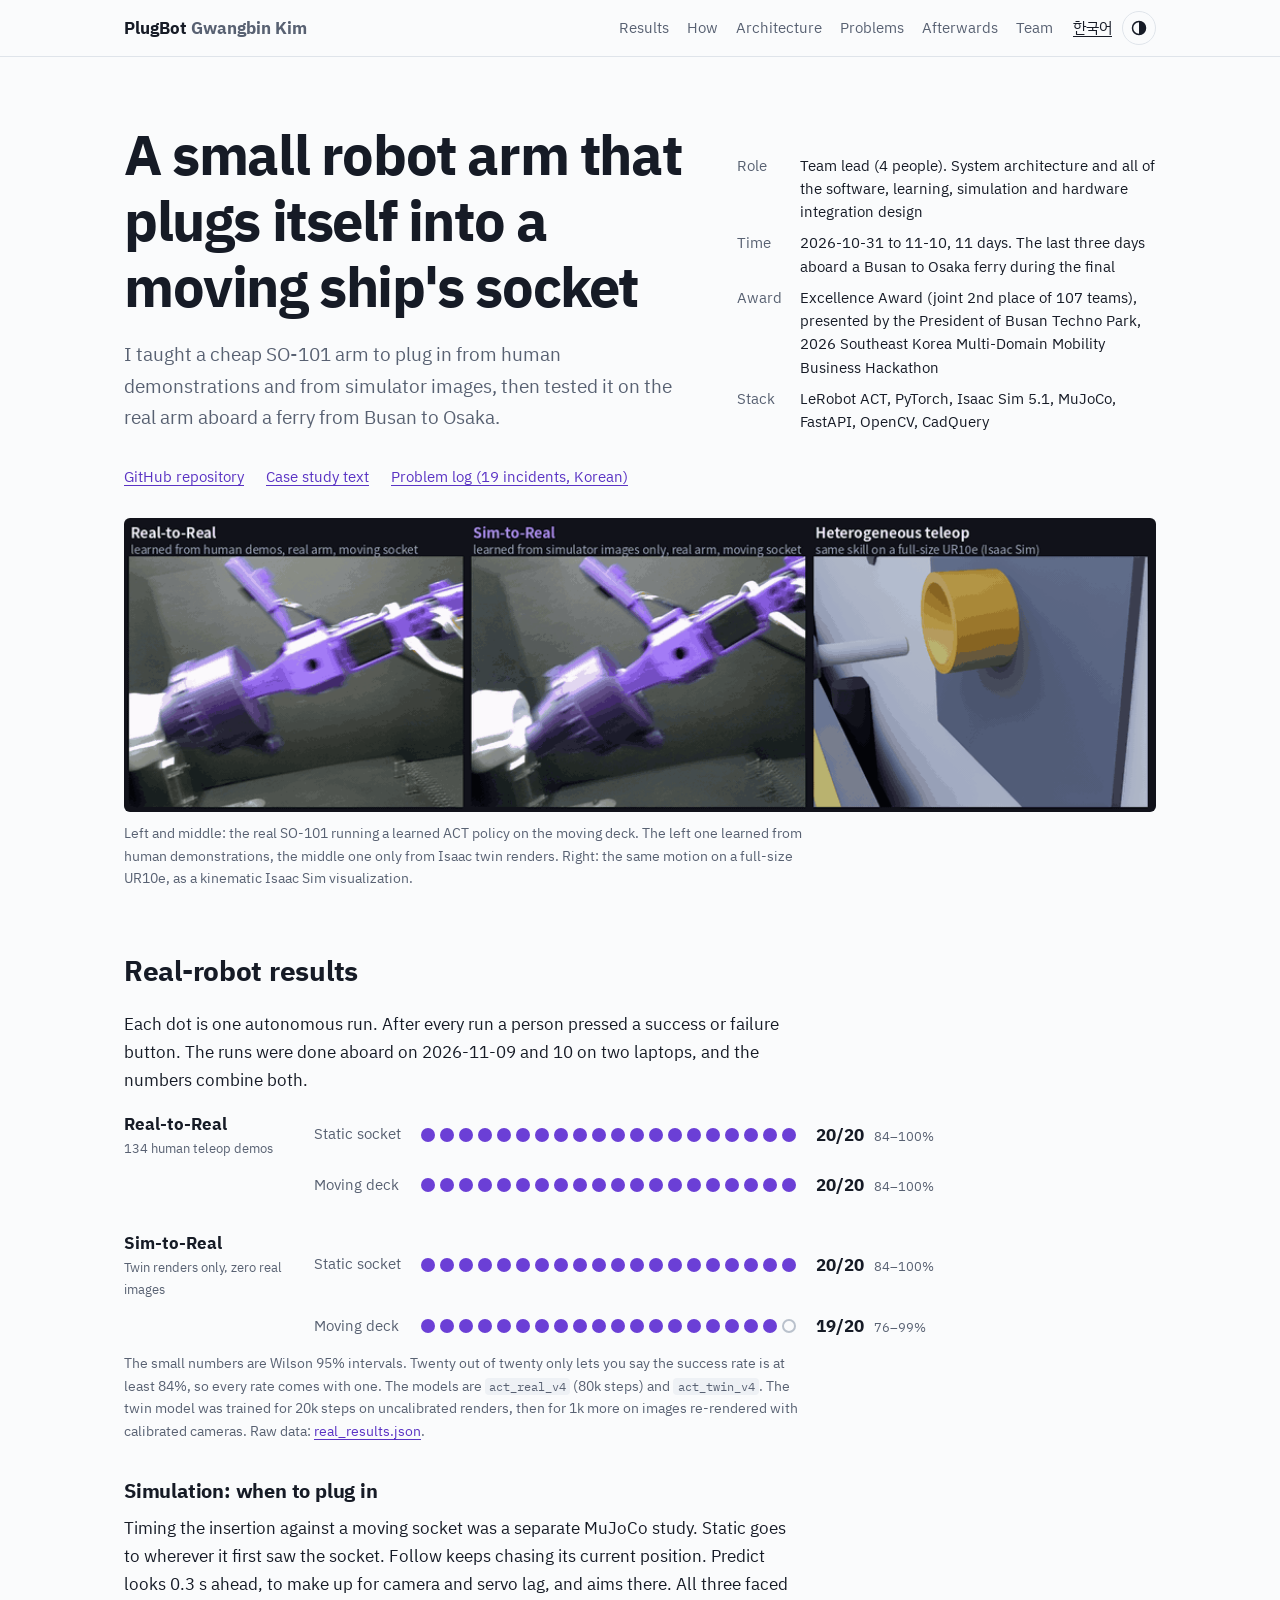
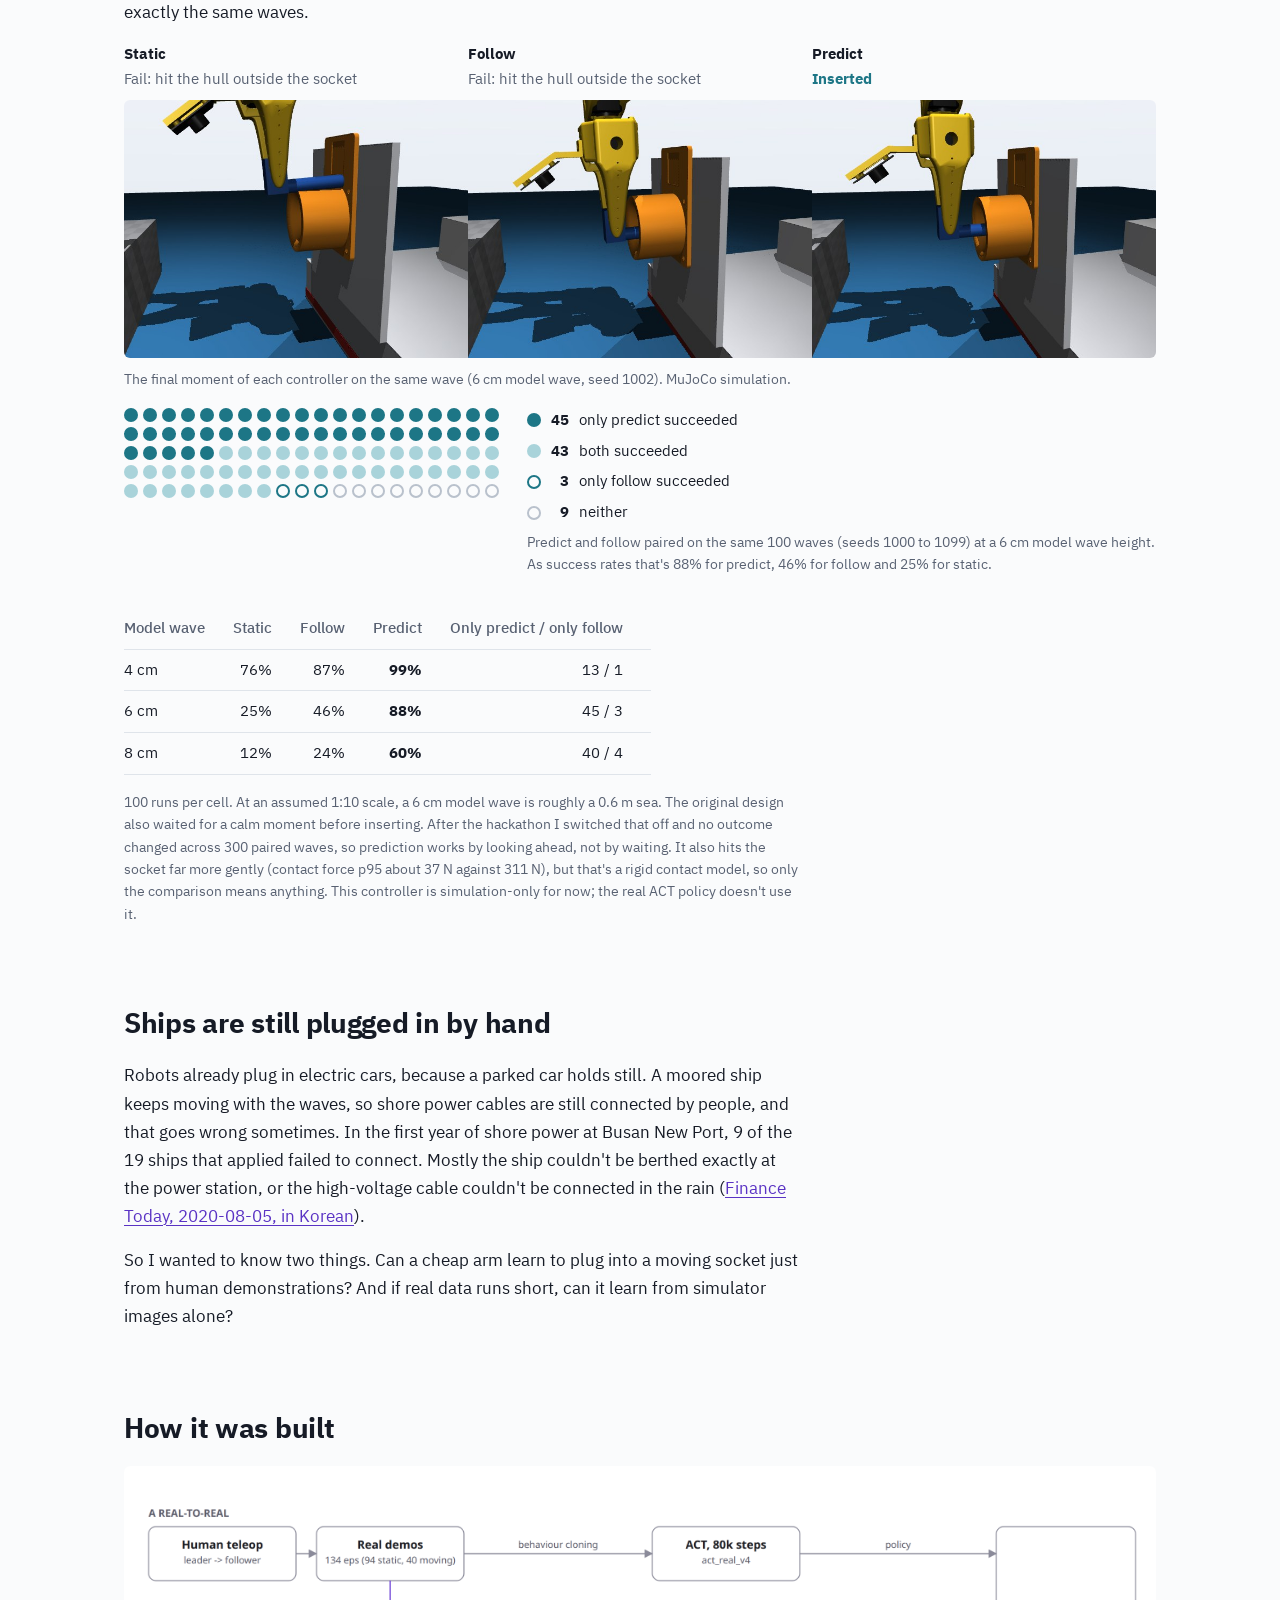
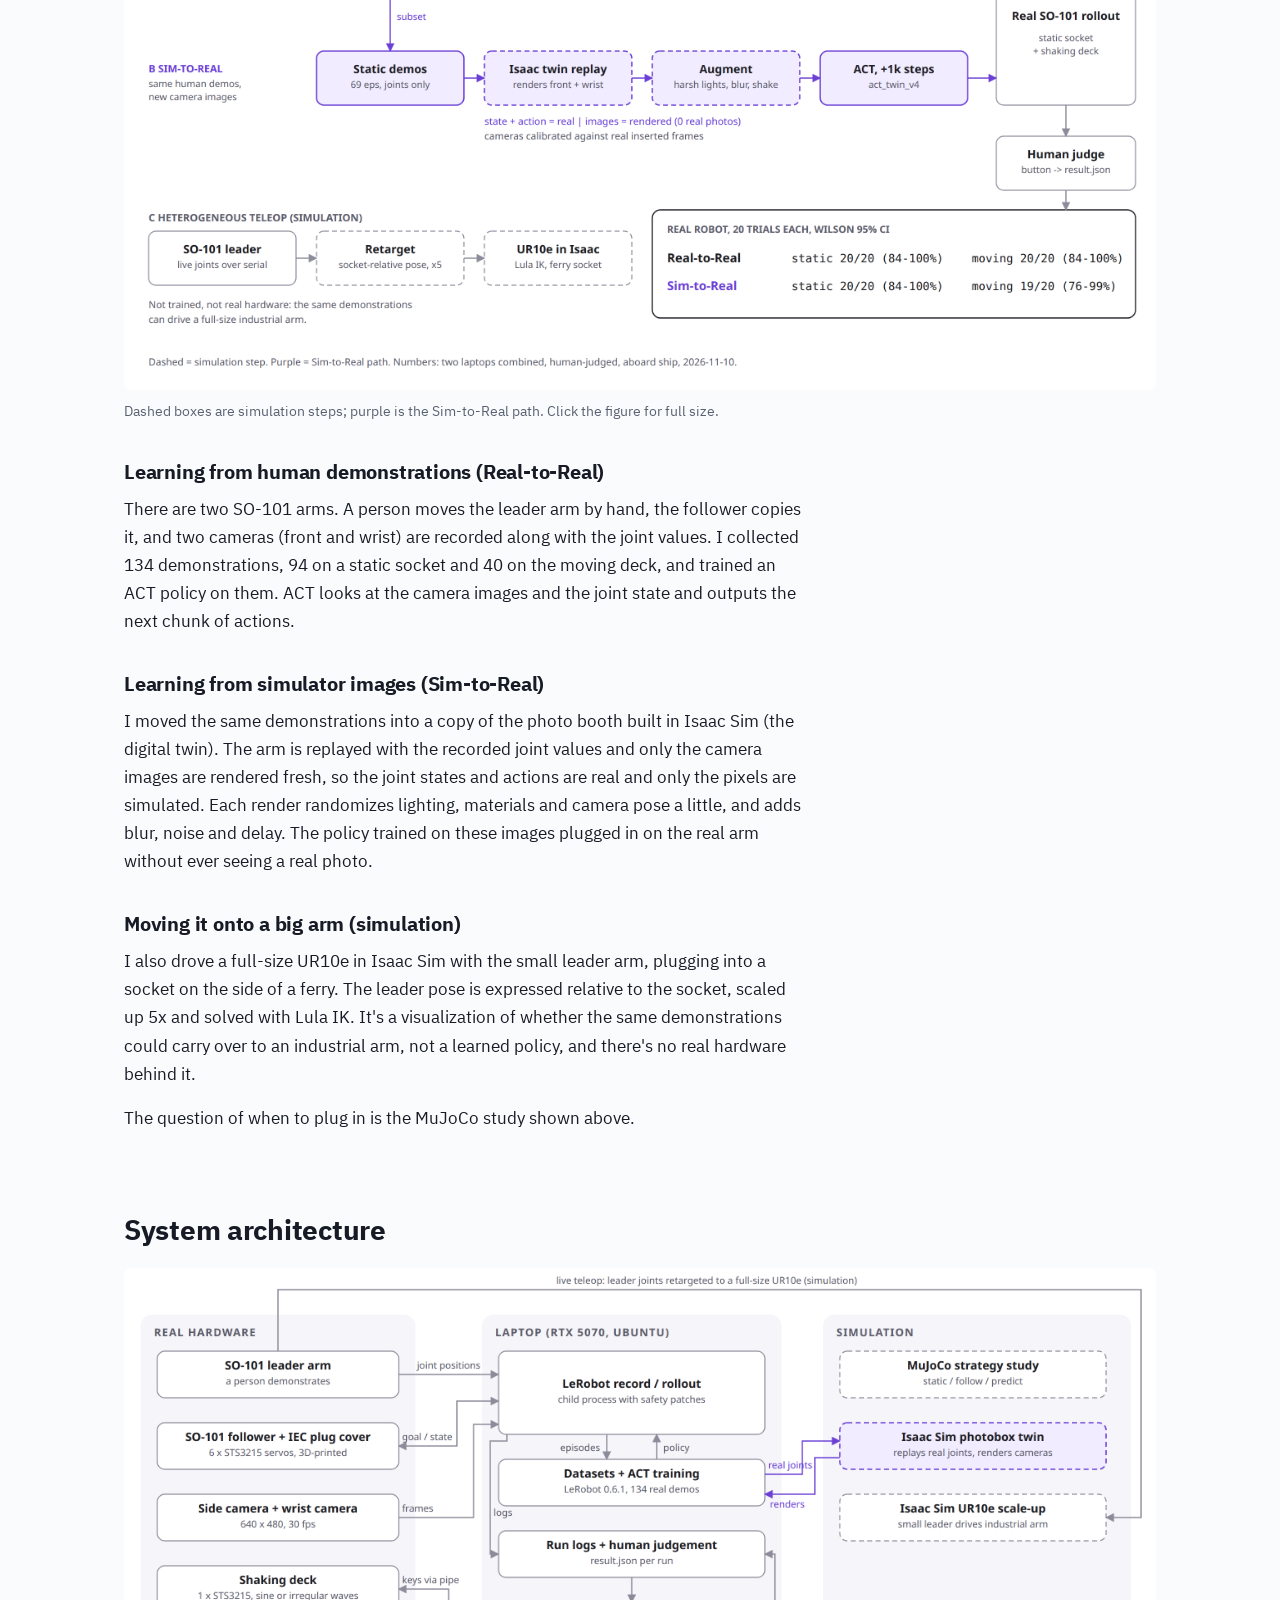
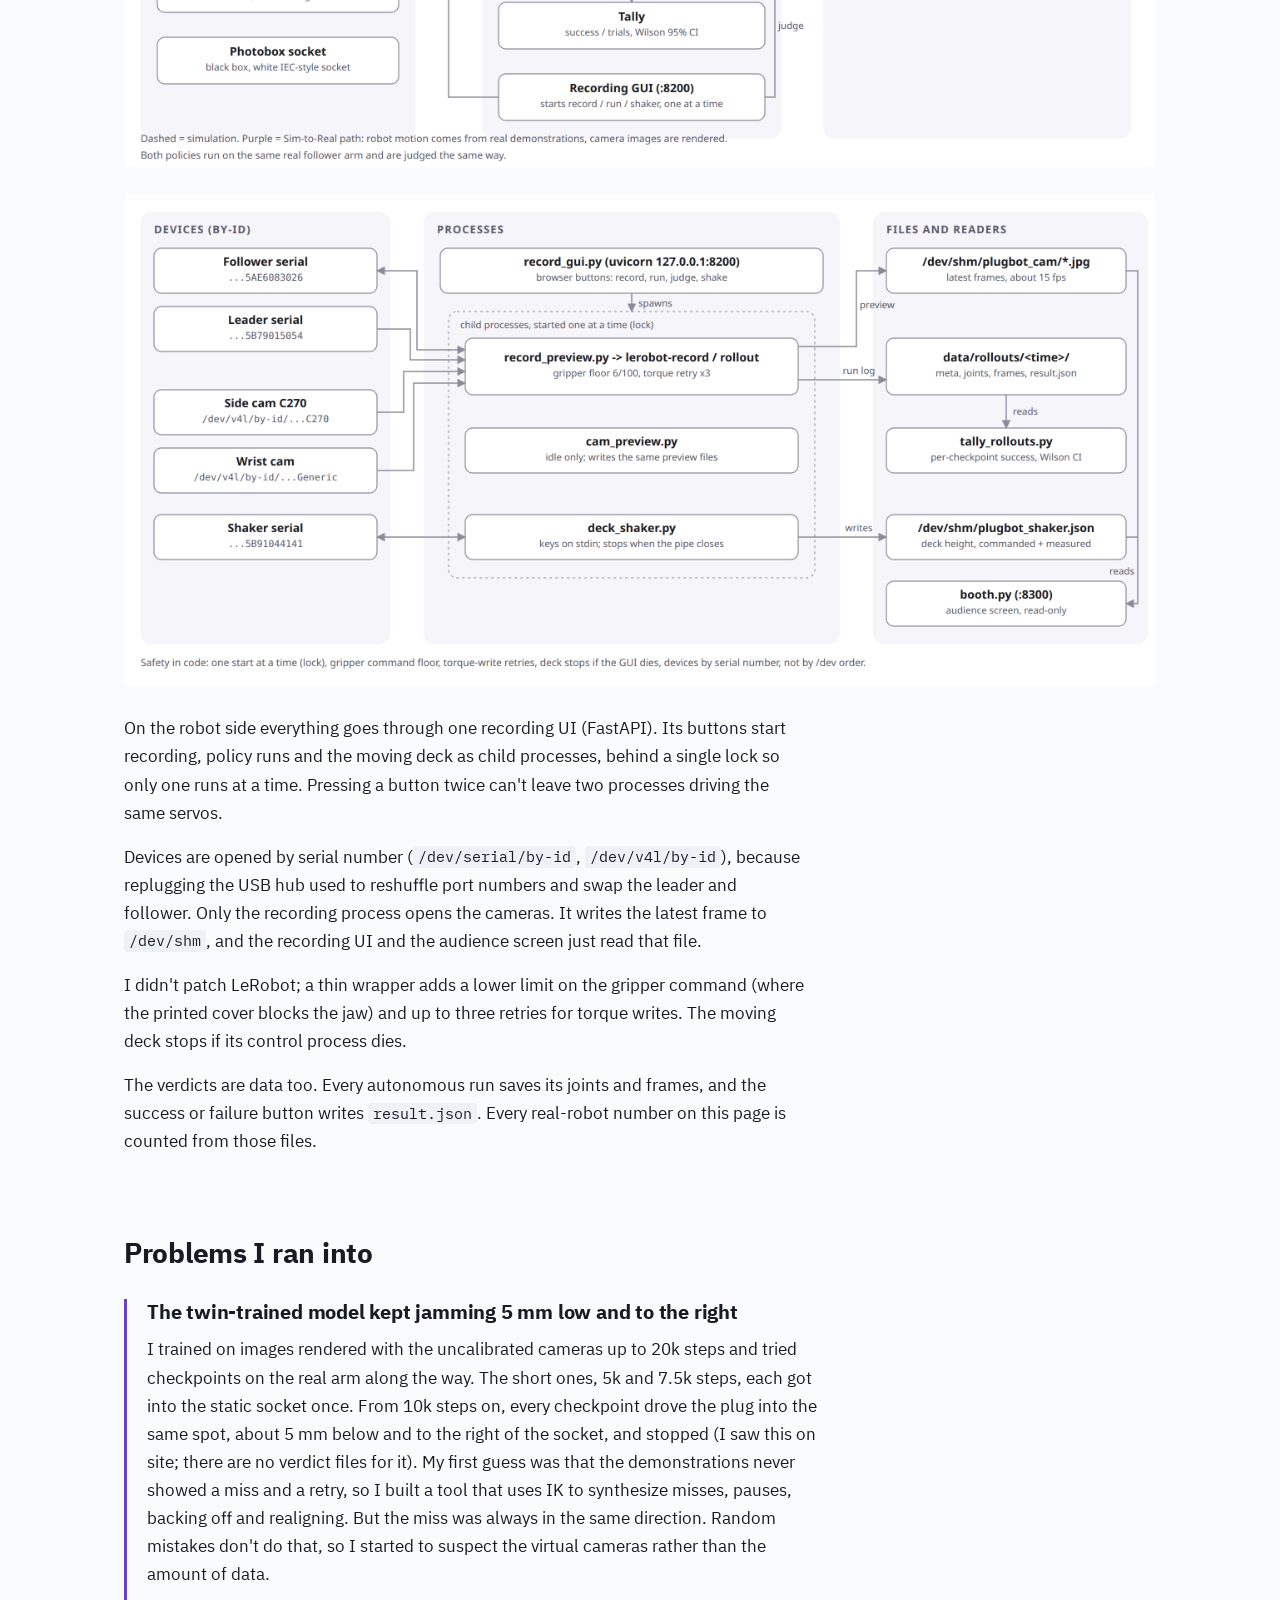
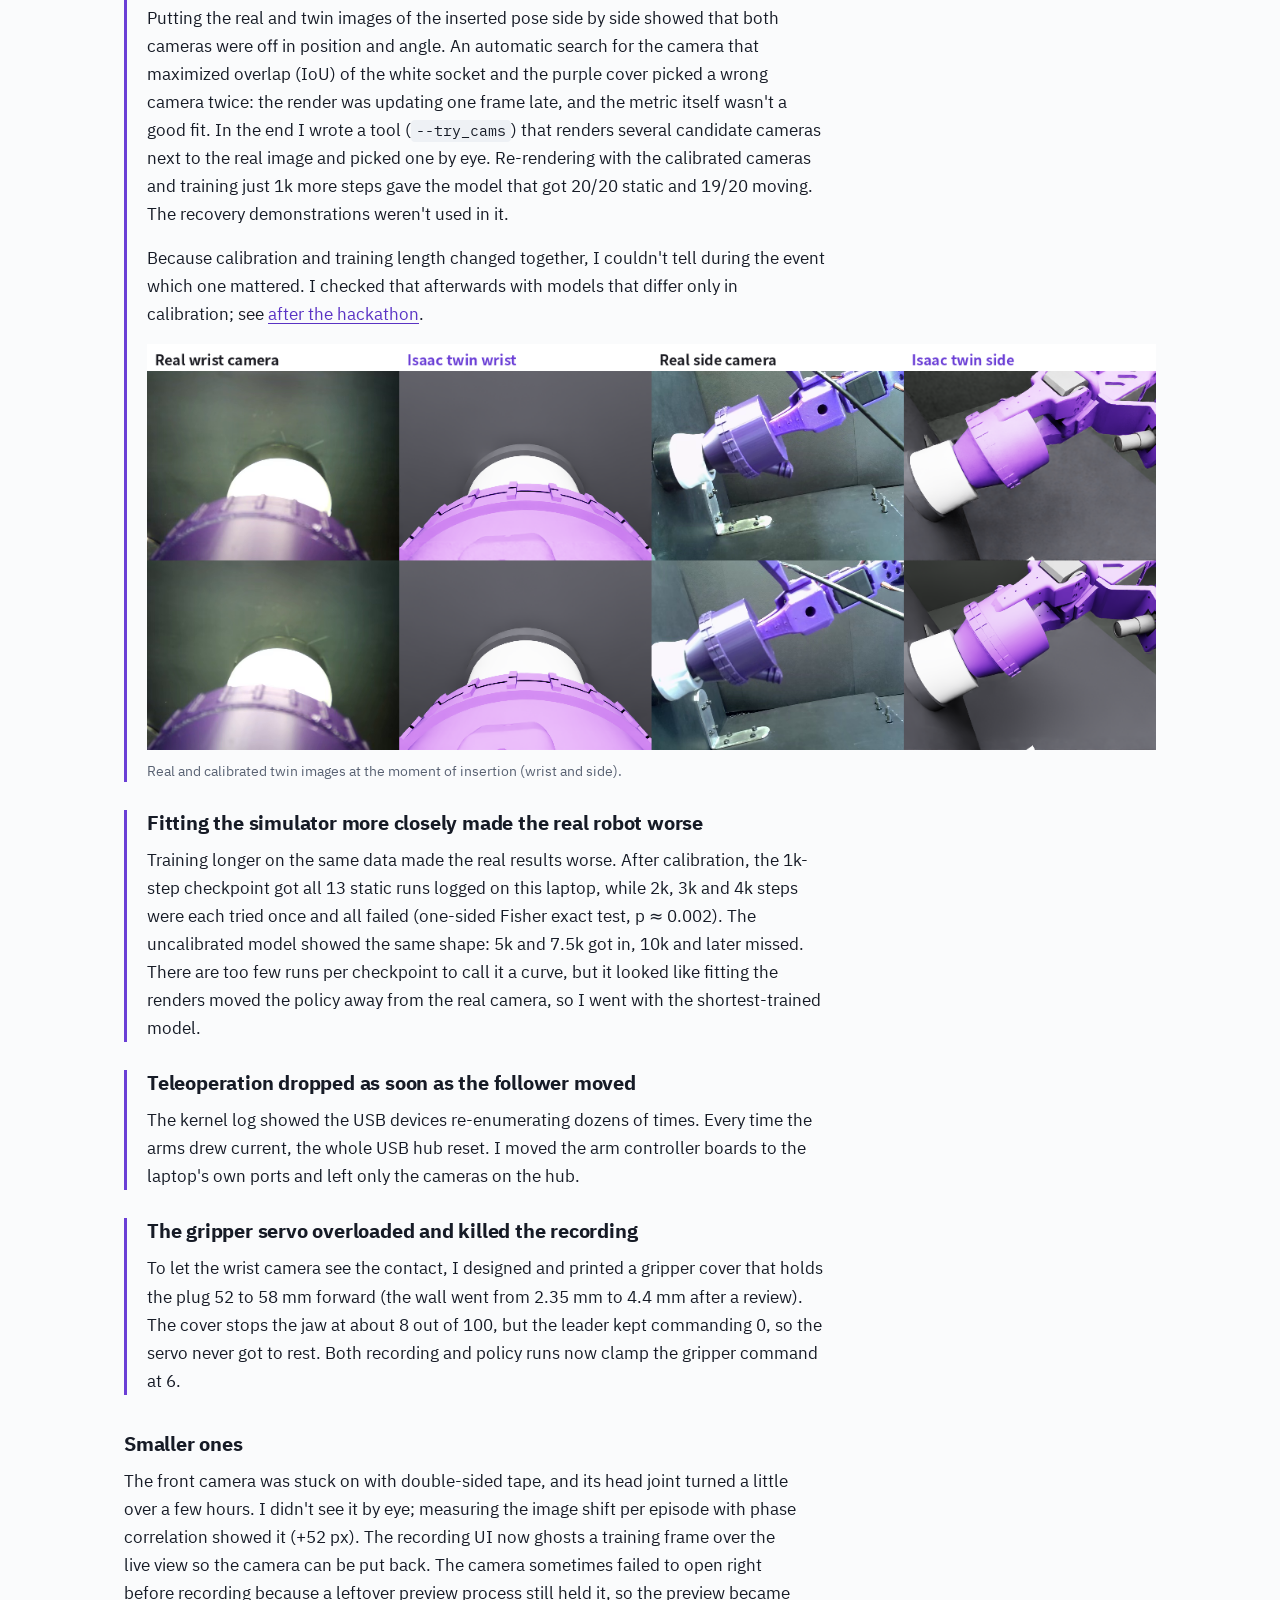
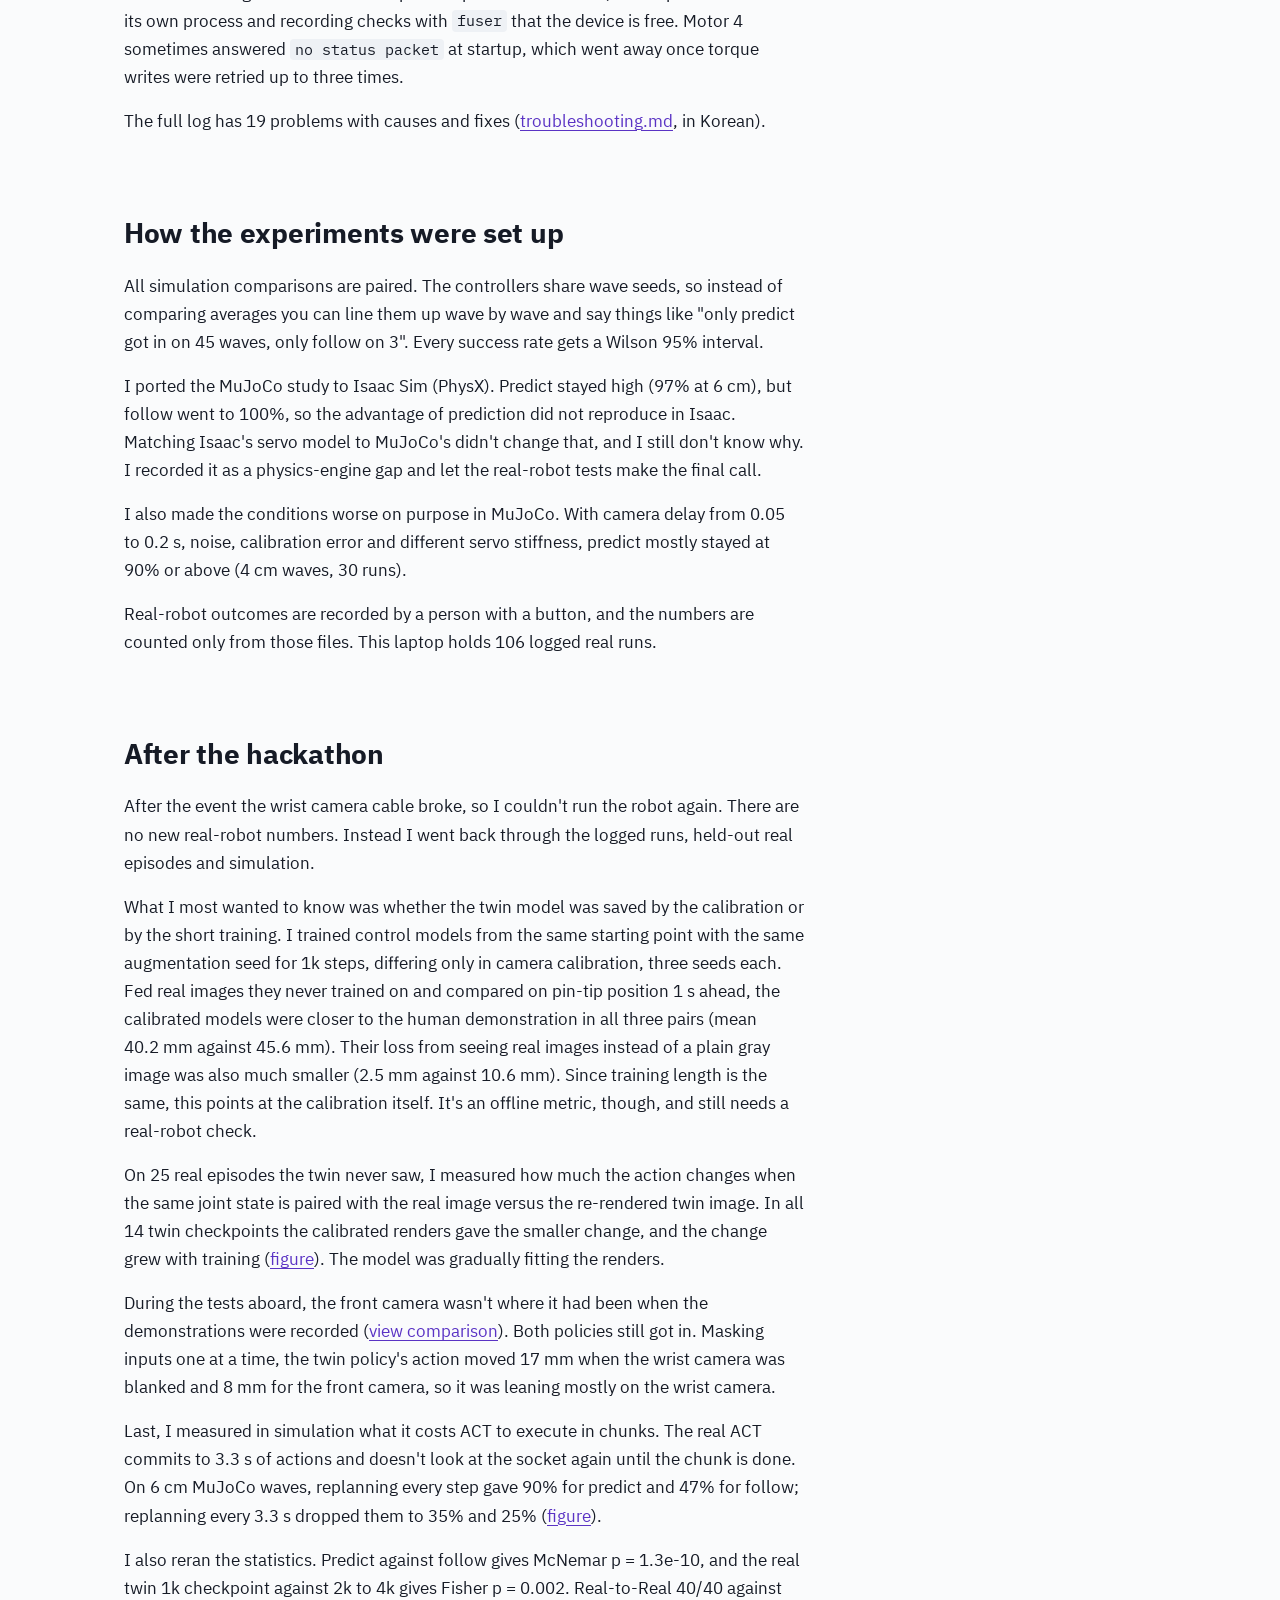
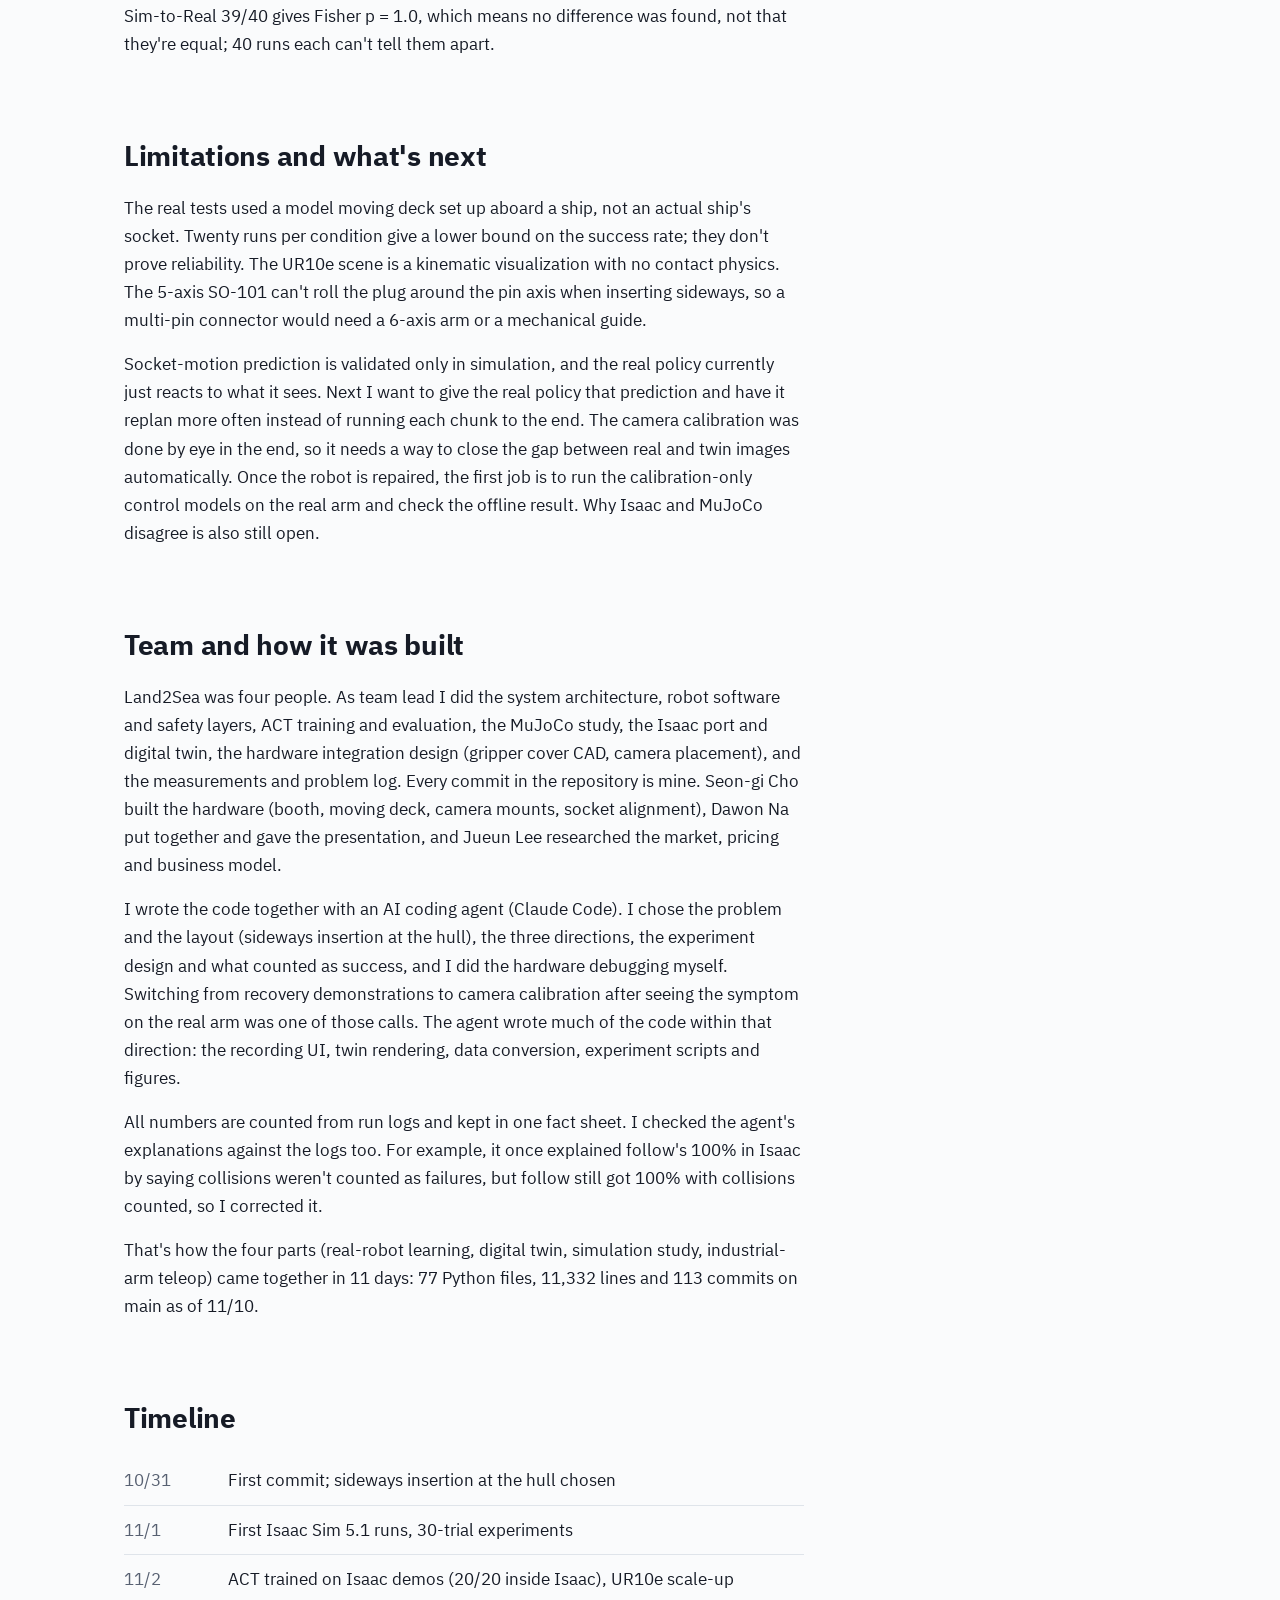
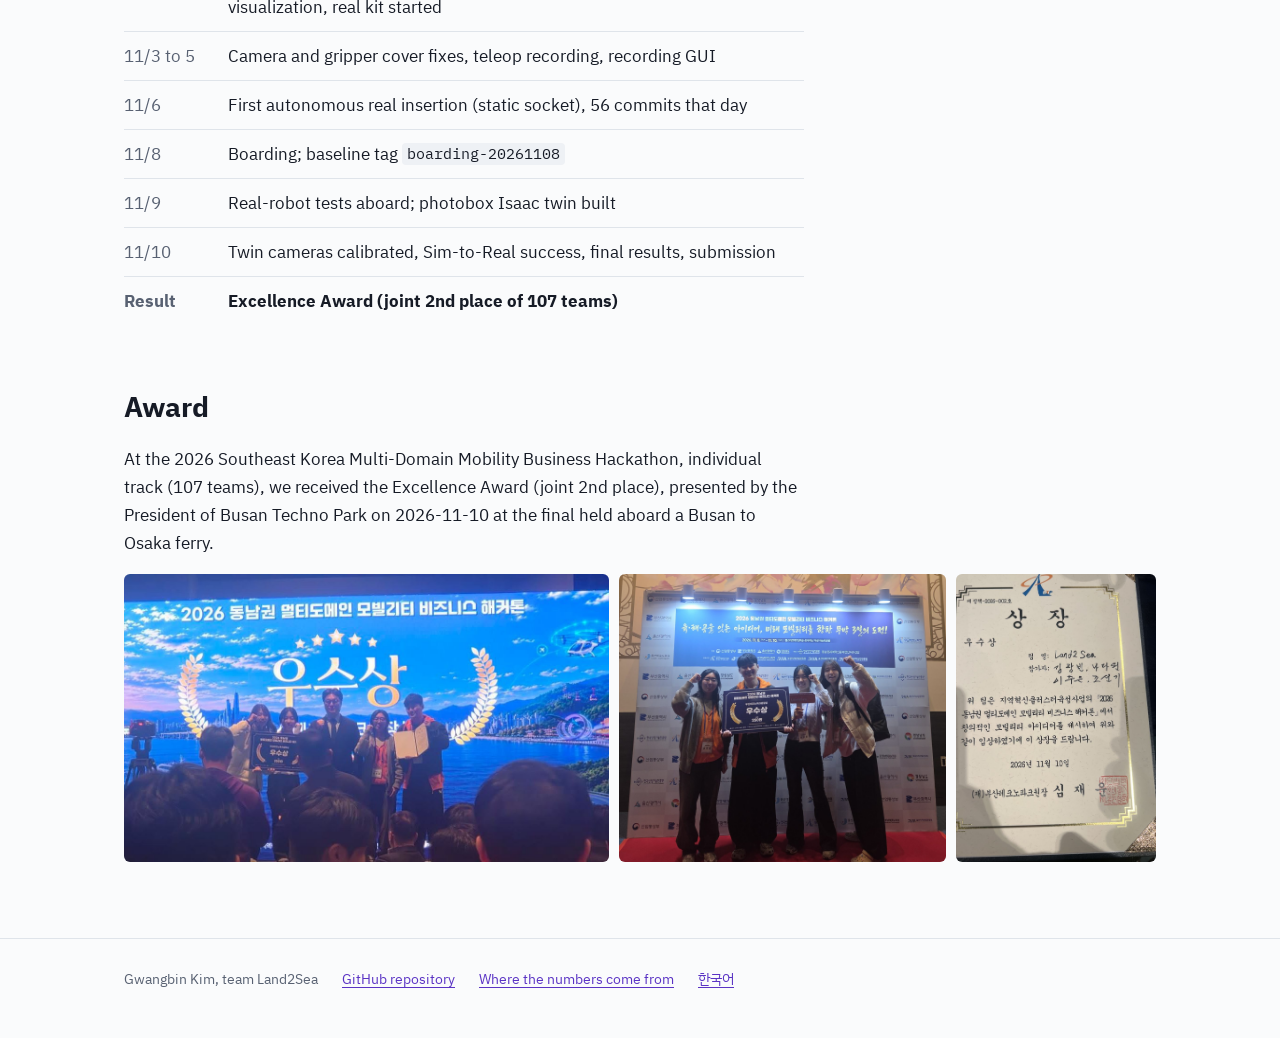
<file: docs/en/index.html>
<!doctype html>
<html lang="en">
<head>
<meta charset="utf-8">
<meta name="viewport" content="width=device-width, initial-scale=1">
<title>PlugBot Gwangbin Kim</title>
<meta name="description" content="A low-cost robot arm that plugs itself into a moving ship's charging socket. Trained on human demonstrations and on an Isaac Sim digital twin, and tested on the real arm aboard a ferry. Joint 2nd place of 107 teams.">
<meta property="og:title" content="PlugBot: a robot arm that plugs into a moving ship's socket">
<meta property="og:description" content="40/40 from human demonstrations, 39/40 from simulator images with no real photos. Excellence Award (joint 2nd place of 107 teams) from the President of Busan Techno Park.">
<link rel="alternate" hreflang="ko" href="../">
<link rel="preconnect" href="https://fonts.googleapis.com">
<link rel="preconnect" href="https://fonts.gstatic.com" crossorigin>
<link href="https://fonts.googleapis.com/css2?family=IBM+Plex+Mono&family=IBM+Plex+Sans+KR:wght@400;500;700&display=swap" rel="stylesheet">
<link rel="stylesheet" href="../assets/site.css">
<script src="../assets/site.js"></script>
</head>
<body>

<header class="bar">
  <div class="wrap">
    <a class="name" href="#top">PlugBot <span class="muted">Gwangbin Kim</span></a>
    <nav aria-label="On this page">
      <a href="#results">Results</a>
      <a href="#approach">How</a>
      <a href="#architecture">Architecture</a>
      <a href="#problems">Problems</a>
      <a href="#after">Afterwards</a>
      <a href="#role">Team</a>
    </nav>
    <div class="tools">
      <a href="../" hreflang="ko" lang="ko">한국어</a>
      <button class="theme" type="button" aria-label="Dark theme" aria-pressed="false">
        <svg viewBox="0 0 16 16" aria-hidden="true"><circle cx="8" cy="8" r="6.5" fill="none" stroke="currentColor" stroke-width="1.5"/><path d="M8 1.5a6.5 6.5 0 0 1 0 13z" fill="currentColor"/></svg>
      </button>
    </div>
  </div>
</header>

<main id="top">
<div class="wrap">

  <div class="hero">
    <div>
      <h1>A small robot arm that plugs itself into a moving ship's socket</h1>
      <p class="lede">I taught a cheap SO-101 arm to plug in from human demonstrations and from simulator images, then tested it on the real arm aboard a ferry from Busan to Osaka.</p>
    </div>
    <dl class="facts">
      <dt>Role</dt><dd>Team lead (4 people). System architecture and all of the software, learning, simulation and hardware integration design</dd>
      <dt>Time</dt><dd>2026-10-31 to 11-10, 11 days. The last three days aboard a Busan to Osaka ferry during the final</dd>
      <dt>Award</dt><dd>Excellence Award (joint 2nd place of 107 teams), presented by the President of Busan Techno Park, 2026 Southeast Korea Multi-Domain Mobility Business Hackathon</dd>
      <dt>Stack</dt><dd>LeRobot ACT, PyTorch, Isaac Sim 5.1, MuJoCo, FastAPI, OpenCV, CadQuery</dd>
    </dl>
  </div>

  <div class="print-only print-links"><img src="../assets/qr_site_en.svg" alt=""><div>Web page gawbi.github.io/plugbot/en<br>Repository github.com/gawbi/plugbot</div></div>
  <div class="links">
    <a href="https://github.com/gawbi/plugbot">GitHub repository</a>
    <a href="https://github.com/gawbi/plugbot/blob/main/docs/portfolio/case_study_en.md">Case study text</a>
    <a href="https://github.com/gawbi/plugbot/blob/main/docs/troubleshooting.md">Problem log (19 incidents, Korean)</a>
  </div>

  <figure class="hero-media">
    <img class="print-only" src="../assets/hero_still.jpg" width="1000" height="300" alt="Three paths at the moment of insertion: real-trained, twin-trained, UR10e visualization">
    <img class="screen-only" src="../assets/hero_three_paths.gif" width="1000" height="300" alt="Left: a real arm trained on human demonstrations inserts into a moving socket. Middle: a real arm trained only on simulator images inserts into a moving socket. Right: the same motion on a full-size UR10e in Isaac Sim.">
    <figcaption>Left and middle: the real SO-101 running a learned ACT policy on the moving deck. The left one learned from human demonstrations, the middle one only from Isaac twin renders. Right: the same motion on a full-size UR10e, as a kinematic Isaac Sim visualization.</figcaption>
  </figure>

  <section id="results">
    <h2>Real-robot results</h2>
    <p class="col">Each dot is one autonomous run. After every run a person pressed a success or failure button. The runs were done aboard on 2026-11-09 and 10 on two laptops, and the numbers combine both.</p>

    <div class="ledger">
      <div class="grp">Real-to-Real<small>134 human teleop demos</small></div>
      <div class="cond">Static socket</div>
      <div class="dots" data-runs="ok:20" role="img" aria-label="20 of 20 succeeded"></div>
      <div class="n">20/20<small>84–100%</small></div>

      <div class="sp"></div>
      <div class="cond">Moving deck</div>
      <div class="dots" data-runs="ok:20" role="img" aria-label="20 of 20 succeeded"></div>
      <div class="n">20/20<small>84–100%</small></div>

      <div class="gap"></div>

      <div class="grp">Sim-to-Real<small>Twin renders only, zero real images</small></div>
      <div class="cond">Static socket</div>
      <div class="dots" data-runs="ok:20" role="img" aria-label="20 of 20 succeeded"></div>
      <div class="n">20/20<small>84–100%</small></div>

      <div class="sp"></div>
      <div class="cond">Moving deck</div>
      <div class="dots" data-runs="ok:19,no:1" role="img" aria-label="19 of 20 succeeded, 1 failed"></div>
      <div class="n">19/20<small>76–99%</small></div>
    </div>
    <p class="small muted col">The small numbers are Wilson 95% intervals. Twenty out of twenty only lets you say the success rate is at least 84%, so every rate comes with one. The models are <code>act_real_v4</code> (80k steps) and <code>act_twin_v4</code>. The twin model was trained for 20k steps on uncalibrated renders, then for 1k more on images re-rendered with calibrated cameras. Raw data: <a href="https://github.com/gawbi/plugbot/blob/main/outputs/real_results.json">real_results.json</a>.</p>

    <h3>Simulation: when to plug in</h3>
    <p class="col">Timing the insertion against a moving socket was a separate MuJoCo study. Static goes to wherever it first saw the socket. Follow keeps chasing its current position. Predict looks 0.3 s ahead, to make up for camera and servo lag, and aims there. All three faced exactly the same waves.</p>
    <figure class="strip">
      <div class="strip-labels">
        <div><b>Static</b><span class="fail">Fail: hit the hull outside the socket</span></div>
        <div><b>Follow</b><span class="fail">Fail: hit the hull outside the socket</span></div>
        <div><b>Predict</b><span class="win">Inserted</span></div>
      </div>
      <img src="../assets/mujoco_same_wave.jpg" width="1920" height="480" alt="On the same wave, static and follow hit the hull and predict ends inside the socket">
      <figcaption>The final moment of each controller on the same wave (6&nbsp;cm model wave, seed 1002). MuJoCo simulation.</figcaption>
    </figure>

    <div class="paired sim">
      <div class="dots" data-runs="ok:45,pale:43,ring:3,no:9" role="img" aria-label="Of 100 identical waves: only predict succeeded 45, both 43, only follow 3, neither 9"></div>
      <div>
        <ul class="legend">
          <li><span class="dot ok"></span><b>45</b> only predict succeeded</li>
          <li><span class="dot pale"></span><b>43</b> both succeeded</li>
          <li><span class="dot ring"></span><b>3</b> only follow succeeded</li>
          <li><span class="dot no"></span><b>9</b> neither</li>
        </ul>
        <p class="small muted">Predict and follow paired on the same 100 waves (seeds 1000 to 1099) at a 6&nbsp;cm model wave height. As success rates that's 88% for predict, 46% for follow and 25% for static.</p>
      </div>
    </div>

    <div class="scroll">
    <table class="tbl">
      <thead><tr><th>Model wave</th><th class="r">Static</th><th class="r">Follow</th><th class="r">Predict</th><th class="r">Only predict / only follow</th></tr></thead>
      <tbody>
        <tr><td>4&nbsp;cm</td><td class="r">76%</td><td class="r">87%</td><td class="r"><strong>99%</strong></td><td class="r">13 / 1</td></tr>
        <tr><td>6&nbsp;cm</td><td class="r">25%</td><td class="r">46%</td><td class="r"><strong>88%</strong></td><td class="r">45 / 3</td></tr>
        <tr><td>8&nbsp;cm</td><td class="r">12%</td><td class="r">24%</td><td class="r"><strong>60%</strong></td><td class="r">40 / 4</td></tr>
      </tbody>
    </table>
    </div>
    <p class="small muted col">100 runs per cell. At an assumed 1:10 scale, a 6 cm model wave is roughly a 0.6 m sea. The original design also waited for a calm moment before inserting. After the hackathon I switched that off and no outcome changed across 300 paired waves, so prediction works by looking ahead, not by waiting. It also hits the socket far more gently (contact force p95 about 37&nbsp;N against 311&nbsp;N), but that's a rigid contact model, so only the comparison means anything. This controller is simulation-only for now; the real ACT policy doesn't use it.</p>
  </section>

  <section id="problem" class="col">
    <h2>Ships are still plugged in by hand</h2>
    <p>Robots already plug in electric cars, because a parked car holds still. A moored ship keeps moving with the waves, so shore power cables are still connected by people, and that goes wrong sometimes. In the first year of shore power at Busan New Port, 9 of the 19 ships that applied failed to connect. Mostly the ship couldn't be berthed exactly at the power station, or the high-voltage cable couldn't be connected in the rain (<a href="https://www.fntoday.co.kr/news/articleView.html?idxno=227118">Finance Today, 2020-08-05, in Korean</a>).</p>
    <p>So I wanted to know two things. Can a cheap arm learn to plug into a moving socket just from human demonstrations? And if real data runs short, can it learn from simulator images alone?</p>
  </section>

  <section id="approach">
    <h2>How it was built</h2>
    <figure class="diagram">
      <a class="lt" href="../portfolio/img/arch_pipeline.png"><img src="../portfolio/img/arch_pipeline.png" width="2520" height="1280" alt="Three learning paths converge on one real-robot evaluation"></a>
      <a class="dk" href="../portfolio/img/arch_pipeline_dark.png"><img src="../portfolio/img/arch_pipeline_dark.png" width="2520" height="1280" alt="Three learning paths converge on one real-robot evaluation"></a>
      <figcaption>Dashed boxes are simulation steps; purple is the Sim-to-Real path. Click the figure for full size.</figcaption>
    </figure>
    <div class="col">
      <h3>Learning from human demonstrations (Real-to-Real)</h3>
      <p>There are two SO-101 arms. A person moves the leader arm by hand, the follower copies it, and two cameras (front and wrist) are recorded along with the joint values. I collected 134 demonstrations, 94 on a static socket and 40 on the moving deck, and trained an ACT policy on them. ACT looks at the camera images and the joint state and outputs the next chunk of actions.</p>
      <h3>Learning from simulator images (Sim-to-Real)</h3>
      <p>I moved the same demonstrations into a copy of the photo booth built in Isaac Sim (the digital twin). The arm is replayed with the recorded joint values and only the camera images are rendered fresh, so the joint states and actions are real and only the pixels are simulated. Each render randomizes lighting, materials and camera pose a little, and adds blur, noise and delay. The policy trained on these images plugged in on the real arm without ever seeing a real photo.</p>
      <h3>Moving it onto a big arm (simulation)</h3>
      <p>I also drove a full-size UR10e in Isaac Sim with the small leader arm, plugging into a socket on the side of a ferry. The leader pose is expressed relative to the socket, scaled up 5x and solved with Lula IK. It's a visualization of whether the same demonstrations could carry over to an industrial arm, not a learned policy, and there's no real hardware behind it.</p>
      <p>The question of when to plug in is the MuJoCo study shown above.</p>
    </div>
  </section>

  <section id="architecture">
    <h2>System architecture</h2>
    <figure class="diagram">
      <a class="lt" href="../portfolio/img/arch_overview.png"><img src="../portfolio/img/arch_overview.png" alt="System overview: real hardware, laptop software, simulation"></a>
      <a class="dk" href="../portfolio/img/arch_overview_dark.png"><img src="../portfolio/img/arch_overview_dark.png" alt="System overview: real hardware, laptop software, simulation"></a>
    </figure>
    <figure class="diagram">
      <a class="lt" href="../portfolio/img/arch_runtime.png"><img src="../portfolio/img/arch_runtime.png" alt="Runtime: processes, ports, devices and shared files"></a>
      <a class="dk" href="../portfolio/img/arch_runtime_dark.png"><img src="../portfolio/img/arch_runtime_dark.png" alt="Runtime: processes, ports, devices and shared files"></a>
    </figure>
    <div class="col">
      <p>On the robot side everything goes through one recording UI (FastAPI). Its buttons start recording, policy runs and the moving deck as child processes, behind a single lock so only one runs at a time. Pressing a button twice can't leave two processes driving the same servos.</p>
      <p>Devices are opened by serial number (<code>/dev/serial/by-id</code>, <code>/dev/v4l/by-id</code>), because replugging the USB hub used to reshuffle port numbers and swap the leader and follower. Only the recording process opens the cameras. It writes the latest frame to <code>/dev/shm</code>, and the recording UI and the audience screen just read that file.</p>
      <p>I didn't patch LeRobot; a thin wrapper adds a lower limit on the gripper command (where the printed cover blocks the jaw) and up to three retries for torque writes. The moving deck stops if its control process dies.</p>
      <p>The verdicts are data too. Every autonomous run saves its joints and frames, and the success or failure button writes <code>result.json</code>. Every real-robot number on this page is counted from those files.</p>
    </div>
  </section>

  <section id="problems">
    <h2>Problems I ran into</h2>

    <div class="story">
      <h3>The twin-trained model kept jamming 5&nbsp;mm low and to the right</h3>
      <div class="col">
        <p>I trained on images rendered with the uncalibrated cameras up to 20k steps and tried checkpoints on the real arm along the way. The short ones, 5k and 7.5k steps, each got into the static socket once. From 10k steps on, every checkpoint drove the plug into the same spot, about 5 mm below and to the right of the socket, and stopped (I saw this on site; there are no verdict files for it). My first guess was that the demonstrations never showed a miss and a retry, so I built a tool that uses IK to synthesize misses, pauses, backing off and realigning. But the miss was always in the same direction. Random mistakes don't do that, so I started to suspect the virtual cameras rather than the amount of data.</p>
        <p>Putting the real and twin images of the inserted pose side by side showed that both cameras were off in position and angle. An automatic search for the camera that maximized overlap (IoU) of the white socket and the purple cover picked a wrong camera twice: the render was updating one frame late, and the metric itself wasn't a good fit. In the end I wrote a tool (<code>--try_cams</code>) that renders several candidate cameras next to the real image and picked one by eye. Re-rendering with the calibrated cameras and training just 1k more steps gave the model that got 20/20 static and 19/20 moving. The recovery demonstrations weren't used in it.</p>
        <p>Because calibration and training length changed together, I couldn't tell during the event which one mattered. I checked that afterwards with models that differ only in calibration; see <a href="#after">after the hackathon</a>.</p>
      </div>
      <figure>
        <img src="../assets/twin_vs_real.png" width="1280" height="514" alt="Real and calibrated Isaac twin images of the inserted pose, side by side">
        <figcaption>Real and calibrated twin images at the moment of insertion (wrist and side).</figcaption>
      </figure>
    </div>

    <div class="story">
      <h3>Fitting the simulator more closely made the real robot worse</h3>
      <p class="col">Training longer on the same data made the real results worse. After calibration, the 1k-step checkpoint got all 13 static runs logged on this laptop, while 2k, 3k and 4k steps were each tried once and all failed (one-sided Fisher exact test, p ≈ 0.002). The uncalibrated model showed the same shape: 5k and 7.5k got in, 10k and later missed. There are too few runs per checkpoint to call it a curve, but it looked like fitting the renders moved the policy away from the real camera, so I went with the shortest-trained model.</p>
    </div>

    <div class="story">
      <h3>Teleoperation dropped as soon as the follower moved</h3>
      <p class="col">The kernel log showed the USB devices re-enumerating dozens of times. Every time the arms drew current, the whole USB hub reset. I moved the arm controller boards to the laptop's own ports and left only the cameras on the hub.</p>
    </div>

    <div class="story">
      <h3>The gripper servo overloaded and killed the recording</h3>
      <p class="col">To let the wrist camera see the contact, I designed and printed a gripper cover that holds the plug 52 to 58&nbsp;mm forward (the wall went from 2.35&nbsp;mm to 4.4&nbsp;mm after a review). The cover stops the jaw at about 8 out of 100, but the leader kept commanding 0, so the servo never got to rest. Both recording and policy runs now clamp the gripper command at 6.</p>
    </div>

    <div class="col">
      <h3>Smaller ones</h3>
      <p>The front camera was stuck on with double-sided tape, and its head joint turned a little over a few hours. I didn't see it by eye; measuring the image shift per episode with phase correlation showed it (+52&nbsp;px). The recording UI now ghosts a training frame over the live view so the camera can be put back. The camera sometimes failed to open right before recording because a leftover preview process still held it, so the preview became its own process and recording checks with <code>fuser</code> that the device is free. Motor 4 sometimes answered <code>no status packet</code> at startup, which went away once torque writes were retried up to three times.</p>
      <p>The full log has 19 problems with causes and fixes (<a href="https://github.com/gawbi/plugbot/blob/main/docs/troubleshooting.md">troubleshooting.md</a>, in Korean).</p>
    </div>
  </section>

  <section id="method" class="col">
    <h2>How the experiments were set up</h2>
    <p>All simulation comparisons are paired. The controllers share wave seeds, so instead of comparing averages you can line them up wave by wave and say things like "only predict got in on 45 waves, only follow on 3". Every success rate gets a Wilson 95% interval.</p>
    <p>I ported the MuJoCo study to Isaac Sim (PhysX). Predict stayed high (97% at 6 cm), but follow went to 100%, so the advantage of prediction did not reproduce in Isaac. Matching Isaac's servo model to MuJoCo's didn't change that, and I still don't know why. I recorded it as a physics-engine gap and let the real-robot tests make the final call.</p>
    <p>I also made the conditions worse on purpose in MuJoCo. With camera delay from 0.05 to 0.2&nbsp;s, noise, calibration error and different servo stiffness, predict mostly stayed at 90% or above (4&nbsp;cm waves, 30 runs).</p>
    <p>Real-robot outcomes are recorded by a person with a button, and the numbers are counted only from those files. This laptop holds 106 logged real runs.</p>
  </section>

  <section id="after" class="col">
    <h2>After the hackathon</h2>
    <p>After the event the wrist camera cable broke, so I couldn't run the robot again. There are no new real-robot numbers. Instead I went back through the logged runs, held-out real episodes and simulation.</p>
    <p>What I most wanted to know was whether the twin model was saved by the calibration or by the short training. I trained control models from the same starting point with the same augmentation seed for 1k steps, differing only in camera calibration, three seeds each. Fed real images they never trained on and compared on pin-tip position 1 s ahead, the calibrated models were closer to the human demonstration in all three pairs (mean 40.2&nbsp;mm against 45.6&nbsp;mm). Their loss from seeing real images instead of a plain gray image was also much smaller (2.5&nbsp;mm against 10.6&nbsp;mm). Since training length is the same, this points at the calibration itself. It's an offline metric, though, and still needs a real-robot check.</p>
    <p>On 25 real episodes the twin never saw, I measured how much the action changes when the same joint state is paired with the real image versus the re-rendered twin image. In all 14 twin checkpoints the calibrated renders gave the smaller change, and the change grew with training (<a href="https://github.com/gawbi/plugbot/blob/main/outputs/research/offline_eval.png">figure</a>). The model was gradually fitting the renders.</p>
    <p>During the tests aboard, the front camera wasn't where it had been when the demonstrations were recorded (<a href="https://github.com/gawbi/plugbot/blob/main/outputs/research/front_view_shift.png">view comparison</a>). Both policies still got in. Masking inputs one at a time, the twin policy's action moved 17&nbsp;mm when the wrist camera was blanked and 8&nbsp;mm for the front camera, so it was leaning mostly on the wrist camera.</p>
    <p>Last, I measured in simulation what it costs ACT to execute in chunks. The real ACT commits to 3.3 s of actions and doesn't look at the socket again until the chunk is done. On 6&nbsp;cm MuJoCo waves, replanning every step gave 90% for predict and 47% for follow; replanning every 3.3 s dropped them to 35% and 25% (<a href="https://github.com/gawbi/plugbot/blob/main/outputs/research/chunk_study.png">figure</a>).</p>
    <p>I also reran the statistics. Predict against follow gives McNemar p = 1.3e-10, and the real twin 1k checkpoint against 2k to 4k gives Fisher p = 0.002. Real-to-Real 40/40 against Sim-to-Real 39/40 gives Fisher p = 1.0, which means no difference was found, not that they're equal; 40 runs each can't tell them apart.</p>
  </section>

  <section id="next" class="col">
    <h2>Limitations and what's next</h2>
    <p>The real tests used a model moving deck set up aboard a ship, not an actual ship's socket. Twenty runs per condition give a lower bound on the success rate; they don't prove reliability. The UR10e scene is a kinematic visualization with no contact physics. The 5-axis SO-101 can't roll the plug around the pin axis when inserting sideways, so a multi-pin connector would need a 6-axis arm or a mechanical guide.</p>
    <p>Socket-motion prediction is validated only in simulation, and the real policy currently just reacts to what it sees. Next I want to give the real policy that prediction and have it replan more often instead of running each chunk to the end. The camera calibration was done by eye in the end, so it needs a way to close the gap between real and twin images automatically. Once the robot is repaired, the first job is to run the calibration-only control models on the real arm and check the offline result. Why Isaac and MuJoCo disagree is also still open.</p>
  </section>

  <section id="role" class="col">
    <h2>Team and how it was built</h2>
    <p>Land2Sea was four people. As team lead I did the system architecture, robot software and safety layers, ACT training and evaluation, the MuJoCo study, the Isaac port and digital twin, the hardware integration design (gripper cover CAD, camera placement), and the measurements and problem log. Every commit in the repository is mine. Seon-gi Cho built the hardware (booth, moving deck, camera mounts, socket alignment), Dawon Na put together and gave the presentation, and Jueun Lee researched the market, pricing and business model.</p>
    <p>I wrote the code together with an AI coding agent (Claude Code). I chose the problem and the layout (sideways insertion at the hull), the three directions, the experiment design and what counted as success, and I did the hardware debugging myself. Switching from recovery demonstrations to camera calibration after seeing the symptom on the real arm was one of those calls. The agent wrote much of the code within that direction: the recording UI, twin rendering, data conversion, experiment scripts and figures.</p>
    <p>All numbers are counted from run logs and kept in one fact sheet. I checked the agent's explanations against the logs too. For example, it once explained follow's 100% in Isaac by saying collisions weren't counted as failures, but follow still got 100% with collisions counted, so I corrected it.</p>
    <p>That's how the four parts (real-robot learning, digital twin, simulation study, industrial-arm teleop) came together in 11 days: 77 Python files, 11,332 lines and 113 commits on main as of 11/10.</p>
  </section>

  <section id="timeline">
    <h2>Timeline</h2>
    <ol class="timeline">
      <li><time>10/31</time><span>First commit; sideways insertion at the hull chosen</span></li>
      <li><time>11/1</time><span>First Isaac Sim 5.1 runs, 30-trial experiments</span></li>
      <li><time>11/2</time><span>ACT trained on Isaac demos (20/20 inside Isaac), UR10e scale-up visualization, real kit started</span></li>
      <li><time>11/3 to 5</time><span>Camera and gripper cover fixes, teleop recording, recording GUI</span></li>
      <li><time>11/6</time><span>First autonomous real insertion (static socket), 56 commits that day</span></li>
      <li><time>11/8</time><span>Boarding; baseline tag <code>boarding-20261108</code></span></li>
      <li><time>11/9</time><span>Real-robot tests aboard; photobox Isaac twin built</span></li>
      <li><time>11/10</time><span>Twin cameras calibrated, Sim-to-Real success, final results, submission</span></li>
      <li class="end"><time>Result</time><span>Excellence Award (joint 2nd place of 107 teams)</span></li>
    </ol>
  </section>

  <section id="award">
    <h2>Award</h2>
    <p class="col">At the 2026 Southeast Korea Multi-Domain Mobility Business Hackathon, individual track (107 teams), we received the Excellence Award (joint 2nd place), presented by the President of Busan Techno Park on 2026-11-10 at the final held aboard a Busan to Osaka ferry.</p>
    <div class="award-photos">
      <a href="../assets/award_stage.jpg"><img src="../assets/award_stage.jpg" width="1020" height="608" loading="lazy" alt="Team Land2Sea receiving the Excellence Award on stage"></a>
      <a href="../assets/award_team.jpg"><img src="../assets/award_team.jpg" width="1400" height="1237" loading="lazy" alt="Team Land2Sea at the photo wall with the award board"></a>
      <a href="../assets/award_certificate.jpg"><img src="../assets/award_certificate.jpg" width="902" height="1300" loading="lazy" alt="Award certificate, Excellence Award, team Land2Sea, 2026-11-10"></a>
    </div>
  </section>

</div>
</main>

<footer>
  <div class="wrap">
    <span>Gwangbin Kim, team Land2Sea</span>
    <a href="https://github.com/gawbi/plugbot">GitHub repository</a>
    <a href="https://github.com/gawbi/plugbot/blob/main/docs/portfolio/facts.md">Where the numbers come from</a>
    <a href="../" hreflang="ko" lang="ko">한국어</a>
  </div>
</footer>
</body>
</html>
</file>
<file: docs/assets/site.css>
/* PlugBot portfolio page. Purple = real robot, teal = simulation. */
:root {
  --bg: #fafbfc;
  --ink: #161b26;
  --muted: #586172;
  --rule: #dfe4ea;
  --surface: #eef1f5;
  --real: #6b3fd6;
  --sim: #1d7686;
  --sim-pale: #a9d3da;
  --off: #b9c1cc;
  --link: #5a33c4;
  color-scheme: light;
}
@media (prefers-color-scheme: dark) {
  :root:not([data-theme="light"]) {
    --bg: #0e1522; --ink: #e7ebf1; --muted: #9ba5b4; --rule: #24304a; --surface: #152036;
    --real: #a68bff; --sim: #5cb8c8; --sim-pale: #2b5560; --off: #46526a; --link: #b9a4ff;
    color-scheme: dark;
  }
}
:root[data-theme="dark"] {
  --bg: #0e1522; --ink: #e7ebf1; --muted: #9ba5b4; --rule: #24304a; --surface: #152036;
  --real: #a68bff; --sim: #5cb8c8; --sim-pale: #2b5560; --off: #46526a; --link: #b9a4ff;
  color-scheme: dark;
}

* { box-sizing: border-box; }
html { -webkit-text-size-adjust: 100%; scroll-padding-top: 72px; }
body {
  margin: 0;
  background: var(--bg);
  color: var(--ink);
  font-family: "IBM Plex Sans KR", "IBM Plex Sans", "Apple SD Gothic Neo", "Noto Sans KR", system-ui, sans-serif;
  font-size: 17px;
  line-height: 1.75;
  word-break: keep-all;
  overflow-wrap: break-word;
}
html:lang(en) body { line-height: 1.65; }
img { max-width: 100%; height: auto; display: block; }
a { color: var(--link); text-underline-offset: 3px; text-decoration-thickness: 1px; }
a:hover { text-decoration-thickness: 2px; }
:focus-visible { outline: 2px solid var(--real); outline-offset: 3px; border-radius: 2px; }
code { font-family: "IBM Plex Mono", ui-monospace, monospace; font-size: 0.86em; background: var(--surface); padding: 0.1em 0.35em; border-radius: 4px; white-space: nowrap; }
strong { font-weight: 700; }

/* layout: one reading column, figures may run wider */
.wrap { max-width: 1080px; margin: 0 auto; padding: 0 24px; }
.col { max-width: 680px; }
section { padding: 56px 0 8px; }
h1, h2, h3 { line-height: 1.3; letter-spacing: -0.01em; margin: 0; }
h2 { font-size: 28px; font-weight: 700; margin-bottom: 20px; }
h3 { font-size: 20px; font-weight: 700; margin: 36px 0 10px; }
p { margin: 0 0 16px; }
ul { margin: 0 0 16px; padding-left: 1.2em; }
li { margin-bottom: 8px; }
.muted { color: var(--muted); }
.nw { white-space: nowrap; }
.small { font-size: 14px; line-height: 1.6; }

/* top bar */
.bar { position: sticky; top: 0; z-index: 5; background: color-mix(in srgb, var(--bg) 92%, transparent); backdrop-filter: blur(6px); border-bottom: 1px solid var(--rule); }
.bar .wrap { display: flex; align-items: center; gap: 20px; height: 56px; }
.bar .name { font-weight: 700; color: var(--ink); text-decoration: none; margin-right: auto; }
.bar nav { display: flex; gap: 18px; font-size: 15px; }
.bar nav a { color: var(--muted); text-decoration: none; }
.bar nav a:hover { color: var(--ink); }
.tools { display: flex; gap: 10px; align-items: center; font-size: 15px; }
.tools a { color: var(--ink); }
.theme { border: 1px solid var(--rule); background: transparent; color: var(--ink); width: 34px; height: 34px; border-radius: 50%; cursor: pointer; display: grid; place-items: center; padding: 0; }
.theme svg { width: 16px; height: 16px; }
@media screen and (max-width: 860px) { .bar nav { display: none; } }

/* hero */
.hero { padding: 64px 0 28px; display: grid; grid-template-columns: minmax(0, 1.35fr) minmax(0, 1fr); gap: 48px; align-items: end; }
.hero h1 { font-size: clamp(34px, 5.4vw, 56px); font-weight: 700; line-height: 1.18; letter-spacing: -0.025em; margin-bottom: 20px; }
.hero .lede { font-size: 19px; color: var(--muted); margin: 0; max-width: 30em; }
.facts { margin: 0; display: grid; grid-template-columns: auto 1fr; gap: 8px 18px; font-size: 15px; line-height: 1.55; }
.facts dt { color: var(--muted); }
.facts dd { margin: 0; }
@media screen and (max-width: 760px) { .hero { grid-template-columns: 1fr; gap: 28px; padding-top: 40px; } }
.links { display: flex; flex-wrap: wrap; gap: 8px 22px; margin: 4px 0 28px; font-size: 15px; }

figure { margin: 0 0 8px; }
figcaption { color: var(--muted); font-size: 14px; line-height: 1.6; margin-top: 10px; max-width: 680px; }
.hero-media img { width: 100%; border-radius: 6px; background: var(--surface); }

/* judged-run ledger: one dot per run */
.ledger { display: grid; grid-template-columns: 170px max-content max-content 1fr; gap: 12px 20px; align-items: center; margin: 8px 0 12px; }
.ledger .grp { font-weight: 700; }
.ledger .grp small { display: block; font-weight: 400; color: var(--muted); font-size: 13px; }
.ledger .cond { color: var(--muted); font-size: 15px; }
.ledger .n { font-variant-numeric: tabular-nums; font-weight: 700; font-size: 17px; white-space: nowrap; }
.ledger .n small { font-weight: 400; color: var(--muted); font-size: 13px; margin-left: 10px; }
.ledger .gap { grid-column: 1 / -1; height: 6px; }
.dots { display: grid; grid-template-columns: repeat(20, 14px); gap: 5px; }
.dot { width: 14px; height: 14px; border-radius: 50%; }
.dot.ok { background: var(--real); }
.dot.no { box-shadow: inset 0 0 0 2px var(--off); }
.sim .dot.ok { background: var(--sim); }
.dot.pale { background: var(--sim-pale); }
.dot.ring { box-shadow: inset 0 0 0 2px var(--sim); }
@media screen and (max-width: 760px) {
  .ledger { grid-template-columns: 1fr max-content; grid-auto-flow: row dense; gap: 6px 14px; }
  .ledger .grp { grid-column: 1 / -1; margin-top: 10px; }
  .ledger .sp { display: none; }
  .ledger .dots { grid-column: 1 / -1; margin-bottom: 6px; }
  .ledger .n { text-align: right; }
  .dots { grid-template-columns: repeat(20, minmax(0, 1fr)); gap: 4px; max-width: 420px; }
  .dots .dot { width: 100%; height: auto; aspect-ratio: 1; }
}
@media (prefers-reduced-motion: no-preference) {
  .js .ledger .dot { animation: land 260ms ease-out both; animation-delay: calc(var(--i) * 11ms); }
  @keyframes land { from { transform: scale(0.3); opacity: 0; } }
}
.paired { display: grid; grid-template-columns: max-content 1fr; gap: 18px 28px; align-items: start; margin: 18px 0 8px; }
.legend { list-style: none; padding: 0; margin: 0; font-size: 15px; }
.legend li { display: flex; gap: 10px; align-items: center; margin-bottom: 6px; }
.legend .dot { flex: none; }
.legend b { font-variant-numeric: tabular-nums; min-width: 2ch; text-align: right; }
@media screen and (max-width: 760px) { .paired { grid-template-columns: 1fr; } }

/* tables */
.tbl { width: auto; max-width: 680px; border-collapse: collapse; font-size: 15px; margin: 8px 0 16px; font-variant-numeric: tabular-nums; }
.tbl th, .tbl td { white-space: nowrap; text-align: left; padding: 8px 28px 8px 0; border-bottom: 1px solid var(--rule); vertical-align: top; }
.tbl th { color: var(--muted); font-weight: 500; white-space: normal; }
.tbl td.r, .tbl th.r { text-align: right; }
.scroll { overflow-x: auto; }

/* same-wave strip with labels in page language */
.strip { position: relative; }
.strip img { border-radius: 6px; }
.strip-labels { display: grid; grid-template-columns: repeat(3, 1fr); font-size: 15px; margin-bottom: 8px; }
.strip-labels b { display: block; }
.strip-labels .fail { color: var(--muted); }
.strip-labels .win { color: var(--sim); font-weight: 700; }

/* diagrams: swap light and dark versions */
.lt { display: block; }
.dk { display: none; }
@media (prefers-color-scheme: dark) { :root:not([data-theme="light"]) .lt { display: none; } :root:not([data-theme="light"]) .dk { display: block; } }
:root[data-theme="dark"] .lt { display: none; }
:root[data-theme="dark"] .dk { display: block; }
.diagram { margin: 12px 0 28px; }
.diagram img { border-radius: 6px; }

/* problem stories */
.story { border-left: 3px solid var(--real); padding-left: 20px; margin: 28px 0; }
.story h3 { margin-top: 0; }
.story.sim { border-left-color: var(--sim); }
.decisions li strong { display: inline; }

/* timeline: a real sequence, so dates lead */
.timeline { list-style: none; padding: 0; margin: 0; max-width: 680px; }
.timeline li { display: grid; grid-template-columns: 88px 1fr; gap: 16px; padding: 10px 0; border-bottom: 1px solid var(--rule); margin: 0; }
.timeline time { font-variant-numeric: tabular-nums; color: var(--muted); }
.timeline li.end { border-bottom: 0; font-weight: 700; }

.team { list-style: none; padding: 0; }
/* award: three photos share one height, widths follow their aspect ratios */
.award-photos { display: grid; grid-template-columns: 1.678fr 1.132fr 0.694fr; gap: 10px; margin: 8px 0 4px; }
.award-photos img { width: 100%; height: 100%; object-fit: cover; border-radius: 6px; background: var(--surface); }
@media screen and (max-width: 760px) { .award-photos { grid-template-columns: 1fr 1fr; } .award-photos a:first-child { grid-column: 1 / -1; } }
.team li { margin-bottom: 10px; }

footer { border-top: 1px solid var(--rule); margin-top: 64px; padding: 28px 0 48px; font-size: 14px; color: var(--muted); }
footer .wrap { display: flex; flex-wrap: wrap; gap: 8px 24px; }

@media screen and (max-width: 480px) {
  body { font-size: 16px; }
  .wrap { padding: 0 16px; }
  h2 { font-size: 24px; }
  .tbl th, .tbl td { padding-right: 16px; }
  section { padding-top: 44px; }
}

.print-only { display: none !important; }

@media print {
  @page { size: A4; margin: 13mm 14mm 15mm; }
  :root, :root[data-theme="dark"] {
    --bg: #ffffff; --ink: #161b26; --muted: #586172; --rule: #dfe4ea; --surface: #eef1f5;
    --real: #6b3fd6; --sim: #1d7686; --sim-pale: #a9d3da; --off: #b9c1cc; --link: #161b26;
  }
  body { background: #fff; font-size: 9.6pt; line-height: 1.62; }
  .bar, .theme, footer, .links, .screen-only { display: none !important; }
  .print-only { display: block !important; }
  .print-links.print-only { display: flex !important; }
  .wrap { max-width: none; padding: 0; }
  .col, figcaption, .tbl { max-width: none; }
  a { color: inherit; text-decoration: none; }
  section { padding: 14pt 0 0; }
  h2 { font-size: 15pt; margin-bottom: 8pt; }
  h3 { font-size: 11.5pt; margin: 12pt 0 4pt; }
  p, ul { margin-bottom: 7pt; }
  li { margin-bottom: 3pt; }
  .hero { padding: 0 0 8pt; grid-template-columns: 1.25fr 1fr; gap: 16pt; }
  .hero h1 { font-size: 25pt; margin-bottom: 8pt; }
  .hero .lede { font-size: 11pt; }
  .facts { font-size: 8.6pt; gap: 3pt 10pt; }
  .print-links { display: flex; gap: 10pt; align-items: center; font-size: 8.6pt; color: var(--muted); margin: 0 0 8pt; }
  .print-links img { width: 56pt; height: 56pt; }
  figcaption { font-size: 8pt; margin-top: 4pt; }
  .js .ledger .dot { animation: none; }
  .ledger { gap: 6pt 14pt; grid-template-columns: 130pt max-content max-content 1fr; }
  .dots { grid-template-columns: repeat(20, 9pt); gap: 3.5pt; }
  .dot, .legend .dot { width: 9pt; height: 9pt; }
  .tbl { font-size: 8.8pt; }
  .tbl th, .tbl td { padding: 3pt 18pt 3pt 0; }
  .strip-labels { font-size: 8.8pt; margin-bottom: 4pt; }
  .lt { display: block !important; } .dk { display: none !important; }
  .diagram { margin: 4pt 0 8pt; }
  .diagram img { max-height: 112mm; width: auto; max-width: 100%; margin: 0 auto; }
  .story { padding-left: 12pt; margin: 10pt 0; }
  .story figure img { max-height: 60mm; width: auto; }
  .timeline li { padding: 3pt 0; grid-template-columns: 60pt 1fr; }
  .award-photos { gap: 6pt; }
  #approach, #architecture, #problems, #method, #role { break-before: page; }
  #results h3 { break-before: page; margin-top: 0; }
  .story, figure, .ledger, .paired, .tbl, .timeline li, .award-photos { break-inside: avoid; }
  h2, h3 { break-after: avoid; }
}
</file>
